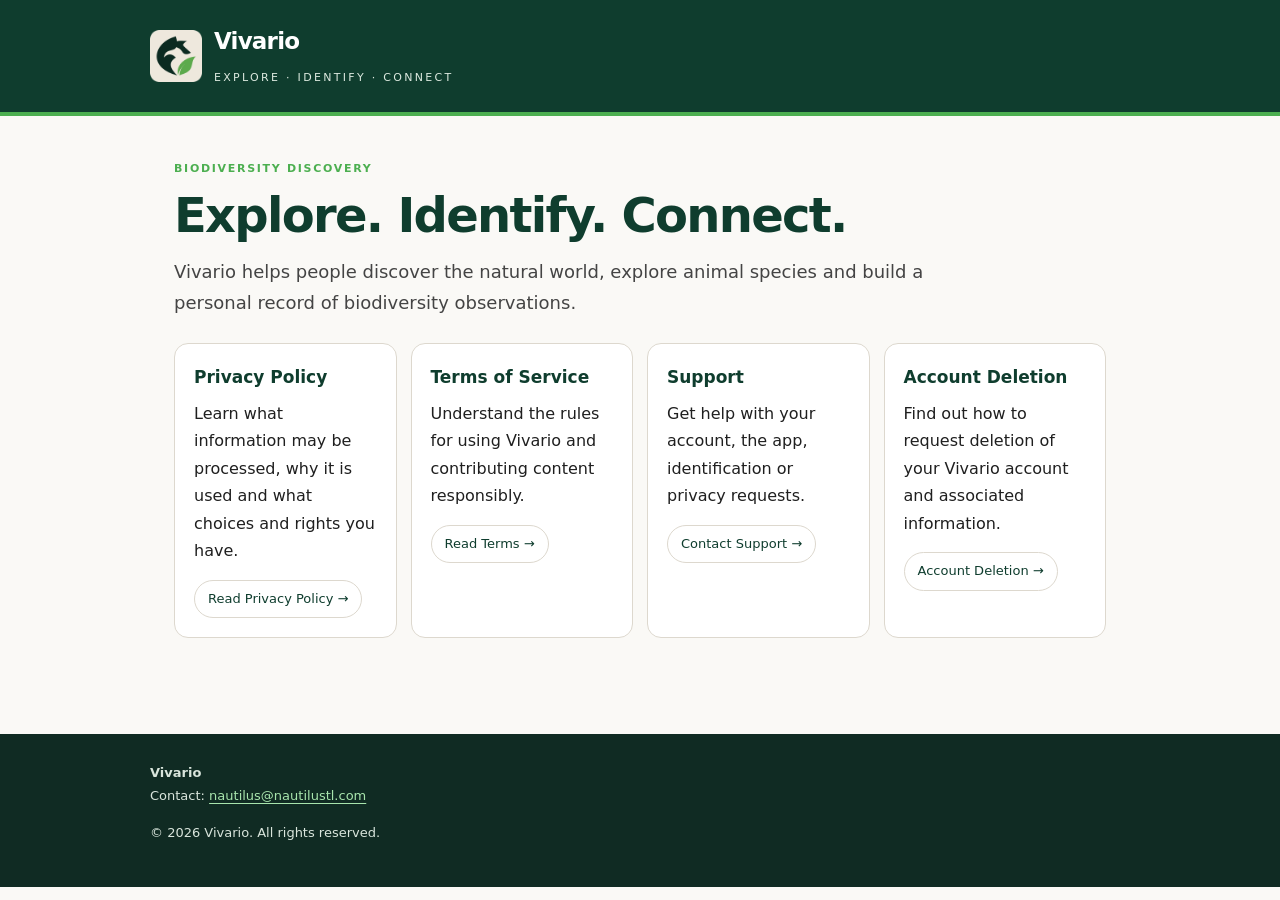
<file: index.html>
<!doctype html>
<html lang="en">
<head>
  <meta charset="utf-8">
  <meta name="viewport" content="width=device-width, initial-scale=1">
  <meta name="description" content="Vivario public information, privacy, terms and support.">

  <title>Vivario · Public Information</title>

  <link rel="icon" type="image/png" href="../assets/icon.png">
  <link rel="stylesheet" href="./assets/style.css">
</head>

<body>
  <header class="site-header">
    <div class="header-inner">
      <a class="brand" href="./">
        <img
          class="brand-icon"
          src="./assets/icon.png"
          alt="Vivario logo"
        >
        <span>
          <span class="brand-name">Vivario</span><br>
          <span class="tagline">Explore · Identify · Connect</span>
        </span>
      </a>
    </div>
  </header>

  <main>
    <div class="eyebrow">Biodiversity discovery</div>

    <h1>Explore. Identify. Connect.</h1>

    <p class="lead">
      Vivario helps people discover the natural world, explore animal species
      and build a personal record of biodiversity observations.
    </p>

    <div class="card-grid">
      <div class="card">
        <h3>Privacy Policy</h3>
        <p>Learn what information may be processed, why it is used and what choices and rights you have.</p>
        <a class="pill-link" href="./privacy/">Read Privacy Policy →</a>
      </div>

      <div class="card">
        <h3>Terms of Service</h3>
        <p>Understand the rules for using Vivario and contributing content responsibly.</p>
        <a class="pill-link" href="./terms/">Read Terms →</a>
      </div>

      <div class="card">
        <h3>Support</h3>
        <p>Get help with your account, the app, identification or privacy requests.</p>
        <a class="pill-link" href="./support/">Contact Support →</a>
      </div>

      <div class="card">
        <h3>Account Deletion</h3>
        <p>Find out how to request deletion of your Vivario account and associated information.</p>
        <a class="pill-link" href="./delete-account/">Account Deletion →</a>
      </div>
    </div>
  </main>

  <footer class="site-footer">
    <div class="site-footer-inner">
      <strong>Vivario</strong>
      <p>Contact: <a href="mailto:nautilus@nautilustl.com">nautilus@nautilustl.com</a></p>
      <p>© 2026 Vivario. All rights reserved.</p>
    </div>
  </footer>
</body>
</html>
</file>
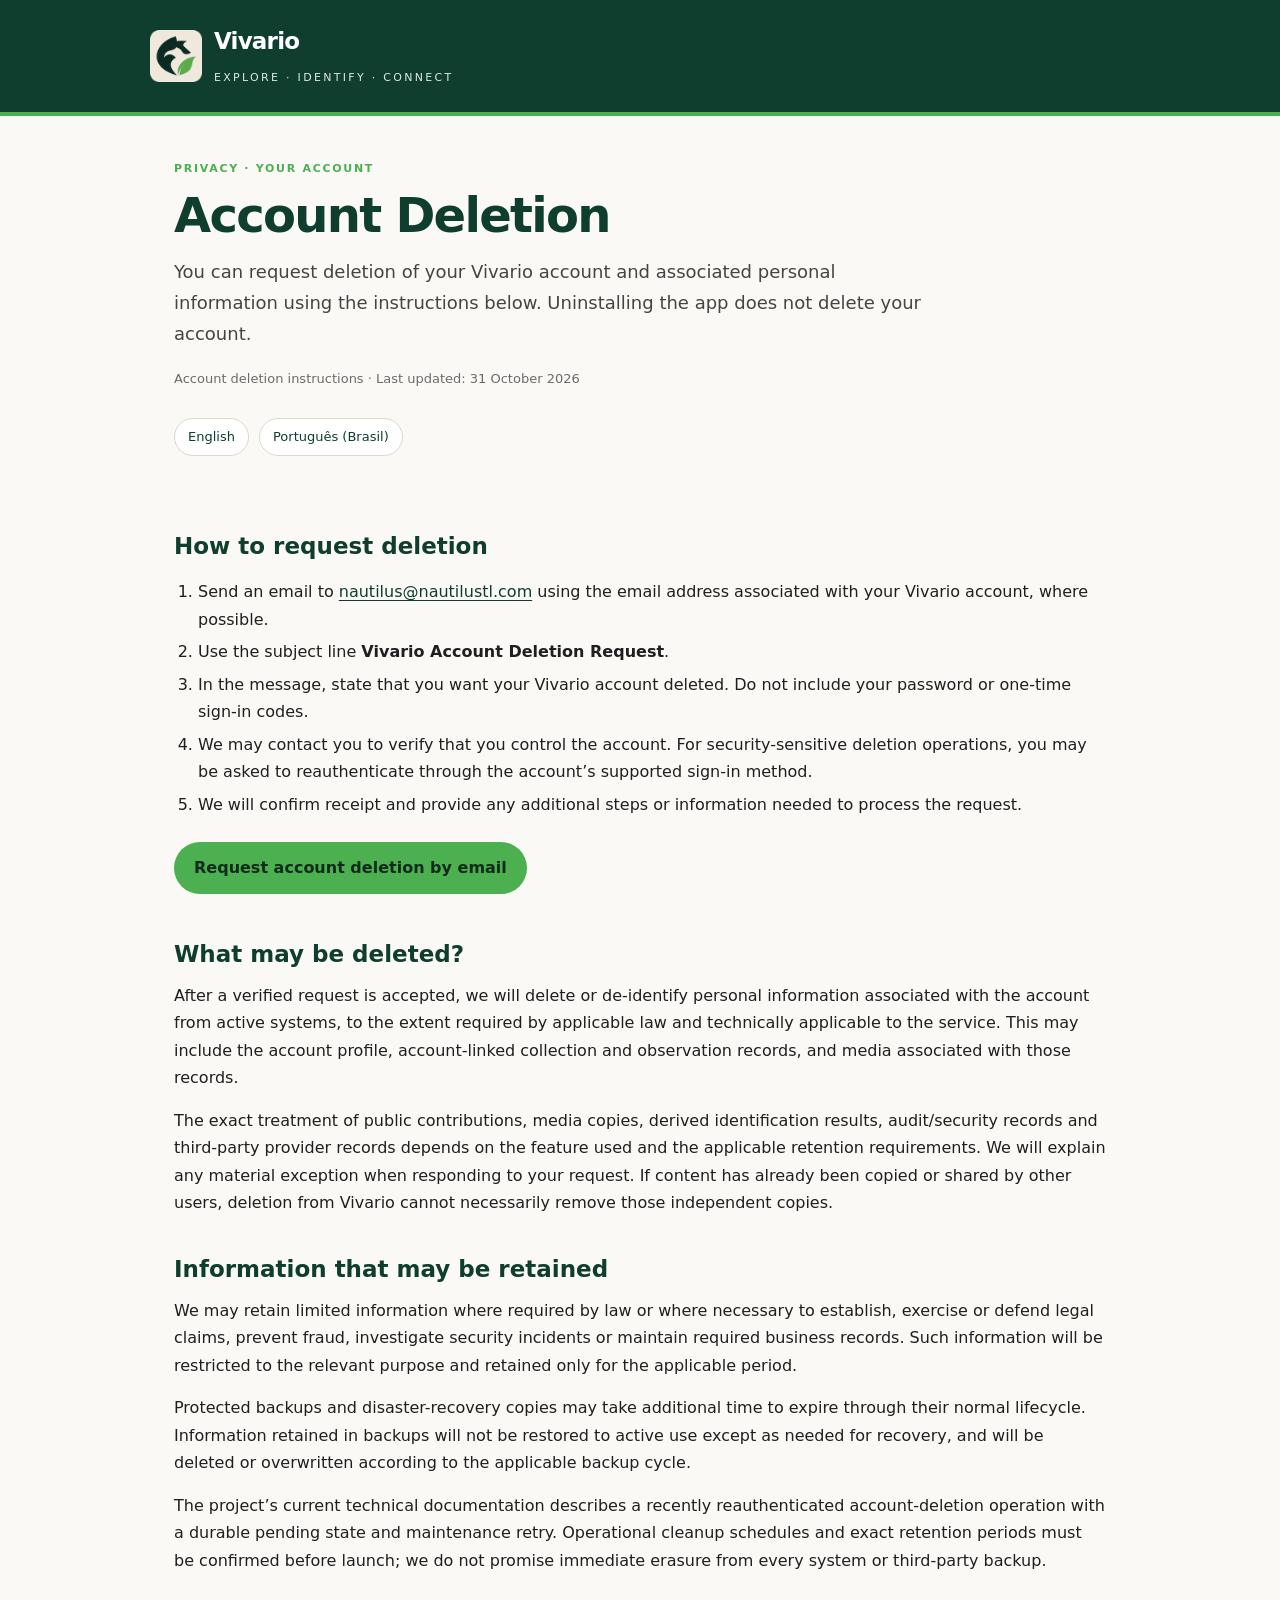
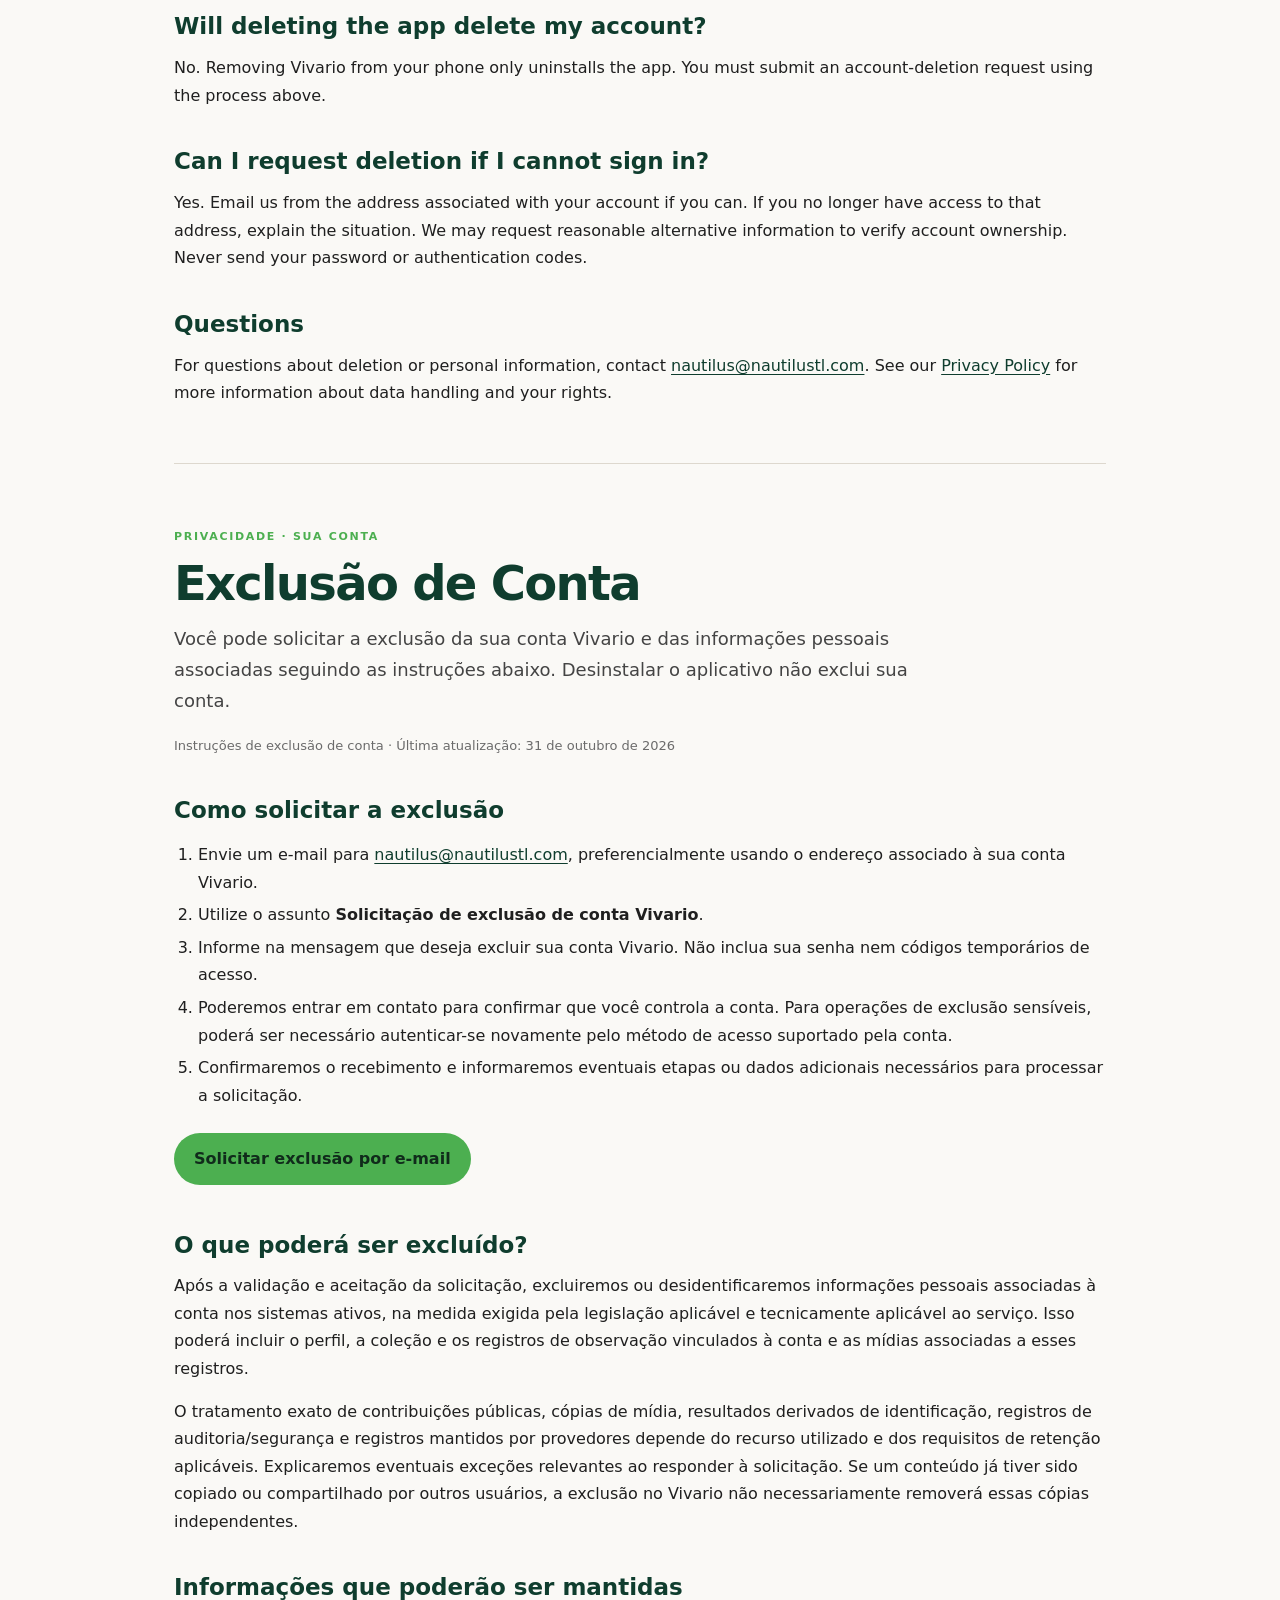
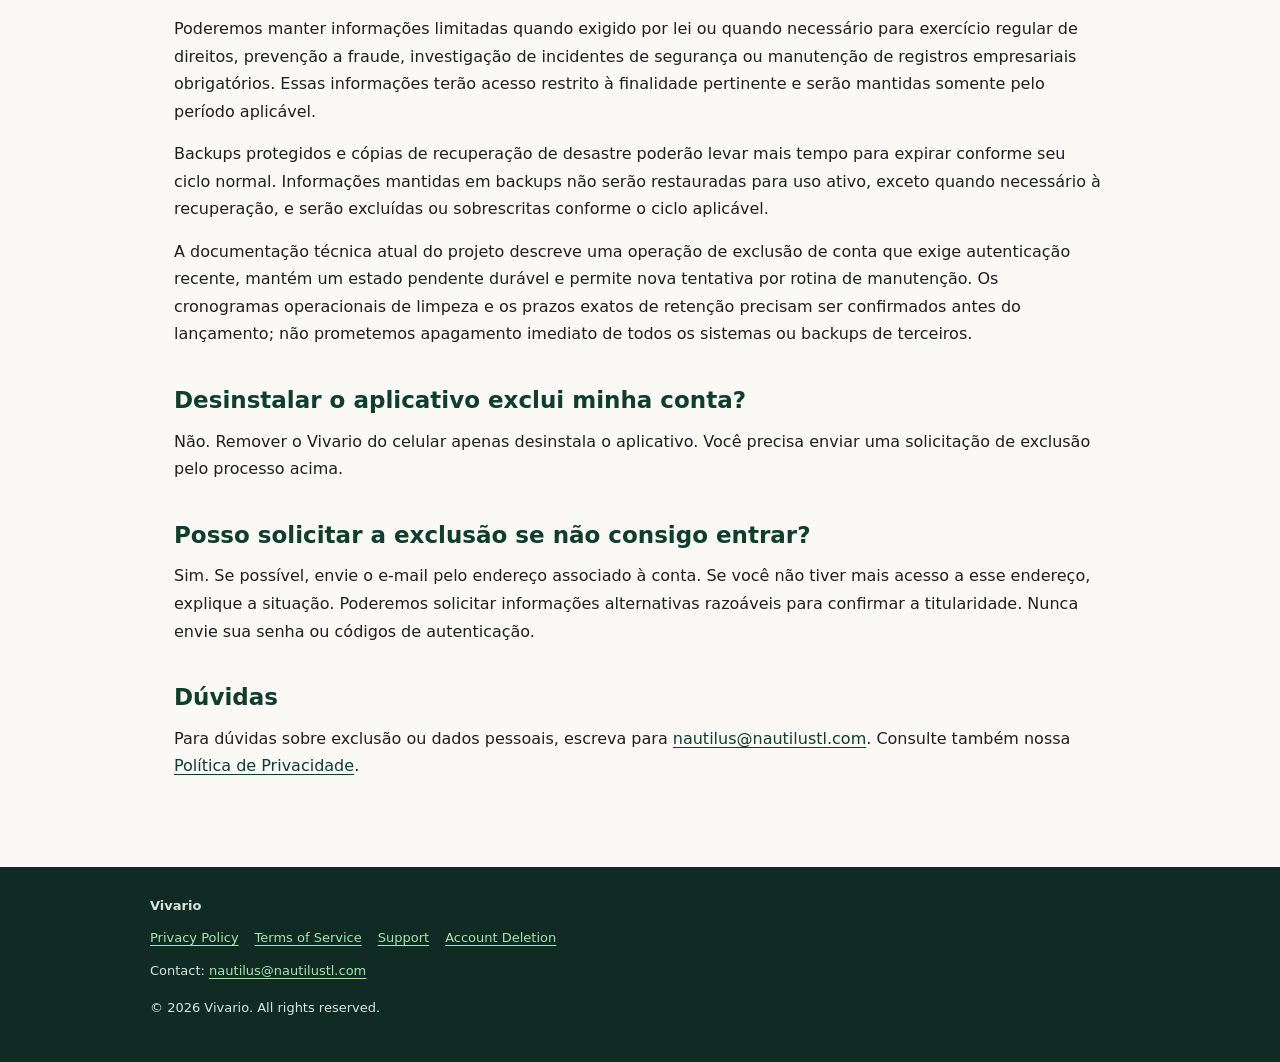
<file: delete-account/index.html>
<!doctype html>
<html lang="en">
<head>
  <meta charset="utf-8">
  <meta name="viewport" content="width=device-width, initial-scale=1">
  <meta name="description" content="How to request deletion of a Vivario account and associated personal information.">
  <meta name="robots" content="index,follow">
  <title>Account Deletion | Vivario</title>
  <link rel="icon" type="image/png" href="/assets/icon.png">
  <link rel="stylesheet" href="../assets/style.css">
</head>
<body>
<header class="site-header"><div class="header-inner">
  <a class="brand" href="../" aria-label="Vivario home">
    <img class="brand-icon" src="../assets/icon.png" alt="Vivario">
    <span><span class="brand-name">Vivario</span><br><span class="tagline">Explore · Identify · Connect</span></span>
  </a>
</div></header>
<main>

<div class="eyebrow">Privacy · Your account</div>
<h1>Account Deletion</h1>
<p class="lead">You can request deletion of your Vivario account and associated personal information using the instructions below. Uninstalling the app does not delete your account.</p>
<p class="meta">Account deletion instructions · Last updated: 31 October 2026</p>
<nav class="lang-nav"><a href="#english">English</a><a href="#portugues">Português (Brasil)</a></nav>
<section id="english" class="doc-section">
<h2>How to request deletion</h2>
<ol>
<li>Send an email to <a href="mailto:nautilus@nautilustl.com?subject=Vivario%20Account%20Deletion%20Request">nautilus@nautilustl.com</a> using the email address associated with your Vivario account, where possible.</li>
<li>Use the subject line <strong>Vivario Account Deletion Request</strong>.</li>
<li>In the message, state that you want your Vivario account deleted. Do not include your password or one-time sign-in codes.</li>
<li>We may contact you to verify that you control the account. For security-sensitive deletion operations, you may be asked to reauthenticate through the account’s supported sign-in method.</li>
<li>We will confirm receipt and provide any additional steps or information needed to process the request.</li>
</ol>
<a class="button" href="mailto:nautilus@nautilustl.com?subject=Vivario%20Account%20Deletion%20Request&body=I%20request%20the%20deletion%20of%20my%20Vivario%20account.%0A%0AAccount%20email%3A%20">Request account deletion by email</a>

<h2>What may be deleted?</h2>
<p>After a verified request is accepted, we will delete or de-identify personal information associated with the account from active systems, to the extent required by applicable law and technically applicable to the service. This may include the account profile, account-linked collection and observation records, and media associated with those records.</p>
<p>The exact treatment of public contributions, media copies, derived identification results, audit/security records and third-party provider records depends on the feature used and the applicable retention requirements. We will explain any material exception when responding to your request. If content has already been copied or shared by other users, deletion from Vivario cannot necessarily remove those independent copies.</p>

<h2>Information that may be retained</h2>
<p>We may retain limited information where required by law or where necessary to establish, exercise or defend legal claims, prevent fraud, investigate security incidents or maintain required business records. Such information will be restricted to the relevant purpose and retained only for the applicable period.</p>
<p>Protected backups and disaster-recovery copies may take additional time to expire through their normal lifecycle. Information retained in backups will not be restored to active use except as needed for recovery, and will be deleted or overwritten according to the applicable backup cycle.</p>
<p>The project’s current technical documentation describes a recently reauthenticated account-deletion operation with a durable pending state and maintenance retry. Operational cleanup schedules and exact retention periods must be confirmed before launch; we do not promise immediate erasure from every system or third-party backup.</p>

<h2>Will deleting the app delete my account?</h2>
<p>No. Removing Vivario from your phone only uninstalls the app. You must submit an account-deletion request using the process above.</p>

<h2>Can I request deletion if I cannot sign in?</h2>
<p>Yes. Email us from the address associated with your account if you can. If you no longer have access to that address, explain the situation. We may request reasonable alternative information to verify account ownership. Never send your password or authentication codes.</p>

<h2>Questions</h2>
<p>For questions about deletion or personal information, contact <a href="mailto:nautilus@nautilustl.com">nautilus@nautilustl.com</a>. See our <a href="../privacy/">Privacy Policy</a> for more information about data handling and your rights.</p>
</section>
<hr class="lang-divider">
<section id="portugues" class="doc-section" lang="pt-BR">
<div class="eyebrow">Privacidade · Sua conta</div>
<h1>Exclusão de Conta</h1>
<p class="lead">Você pode solicitar a exclusão da sua conta Vivario e das informações pessoais associadas seguindo as instruções abaixo. Desinstalar o aplicativo não exclui sua conta.</p>
<p class="meta">Instruções de exclusão de conta · Última atualização: 31 de outubro de 2026</p>

<h2>Como solicitar a exclusão</h2>
<ol>
<li>Envie um e-mail para <a href="mailto:nautilus@nautilustl.com?subject=Solicita%C3%A7%C3%A3o%20de%20exclus%C3%A3o%20de%20conta%20Vivario">nautilus@nautilustl.com</a>, preferencialmente usando o endereço associado à sua conta Vivario.</li>
<li>Utilize o assunto <strong>Solicitação de exclusão de conta Vivario</strong>.</li>
<li>Informe na mensagem que deseja excluir sua conta Vivario. Não inclua sua senha nem códigos temporários de acesso.</li>
<li>Poderemos entrar em contato para confirmar que você controla a conta. Para operações de exclusão sensíveis, poderá ser necessário autenticar-se novamente pelo método de acesso suportado pela conta.</li>
<li>Confirmaremos o recebimento e informaremos eventuais etapas ou dados adicionais necessários para processar a solicitação.</li>
</ol>
<a class="button" href="mailto:nautilus@nautilustl.com?subject=Solicita%C3%A7%C3%A3o%20de%20exclus%C3%A3o%20de%20conta%20Vivario&body=Solicito%20a%20exclus%C3%A3o%20da%20minha%20conta%20Vivario.%0A%0AE-mail%20da%20conta%3A%20">Solicitar exclusão por e-mail</a>

<h2>O que poderá ser excluído?</h2>
<p>Após a validação e aceitação da solicitação, excluiremos ou desidentificaremos informações pessoais associadas à conta nos sistemas ativos, na medida exigida pela legislação aplicável e tecnicamente aplicável ao serviço. Isso poderá incluir o perfil, a coleção e os registros de observação vinculados à conta e as mídias associadas a esses registros.</p>
<p>O tratamento exato de contribuições públicas, cópias de mídia, resultados derivados de identificação, registros de auditoria/segurança e registros mantidos por provedores depende do recurso utilizado e dos requisitos de retenção aplicáveis. Explicaremos eventuais exceções relevantes ao responder à solicitação. Se um conteúdo já tiver sido copiado ou compartilhado por outros usuários, a exclusão no Vivario não necessariamente removerá essas cópias independentes.</p>

<h2>Informações que poderão ser mantidas</h2>
<p>Poderemos manter informações limitadas quando exigido por lei ou quando necessário para exercício regular de direitos, prevenção a fraude, investigação de incidentes de segurança ou manutenção de registros empresariais obrigatórios. Essas informações terão acesso restrito à finalidade pertinente e serão mantidas somente pelo período aplicável.</p>
<p>Backups protegidos e cópias de recuperação de desastre poderão levar mais tempo para expirar conforme seu ciclo normal. Informações mantidas em backups não serão restauradas para uso ativo, exceto quando necessário à recuperação, e serão excluídas ou sobrescritas conforme o ciclo aplicável.</p>
<p>A documentação técnica atual do projeto descreve uma operação de exclusão de conta que exige autenticação recente, mantém um estado pendente durável e permite nova tentativa por rotina de manutenção. Os cronogramas operacionais de limpeza e os prazos exatos de retenção precisam ser confirmados antes do lançamento; não prometemos apagamento imediato de todos os sistemas ou backups de terceiros.</p>

<h2>Desinstalar o aplicativo exclui minha conta?</h2>
<p>Não. Remover o Vivario do celular apenas desinstala o aplicativo. Você precisa enviar uma solicitação de exclusão pelo processo acima.</p>

<h2>Posso solicitar a exclusão se não consigo entrar?</h2>
<p>Sim. Se possível, envie o e-mail pelo endereço associado à conta. Se você não tiver mais acesso a esse endereço, explique a situação. Poderemos solicitar informações alternativas razoáveis para confirmar a titularidade. Nunca envie sua senha ou códigos de autenticação.</p>

<h2>Dúvidas</h2>
<p>Para dúvidas sobre exclusão ou dados pessoais, escreva para <a href="mailto:nautilus@nautilustl.com">nautilus@nautilustl.com</a>. Consulte também nossa <a href="../privacy/">Política de Privacidade</a>.</p>
</section>

</main>
<footer class="site-footer"><div class="site-footer-inner">
  <strong>Vivario</strong>
  <div class="footer-links">
    <a href="../privacy/">Privacy Policy</a>
    <a href="../terms/">Terms of Service</a>
    <a href="../support/">Support</a>
    <a href="../delete-account/">Account Deletion</a>
  </div>
  <p>Contact: <a href="mailto:nautilus@nautilustl.com">nautilus@nautilustl.com</a></p>
  <p>© 2026 Vivario. All rights reserved.</p>
</div></footer>
</body></html>
</file>
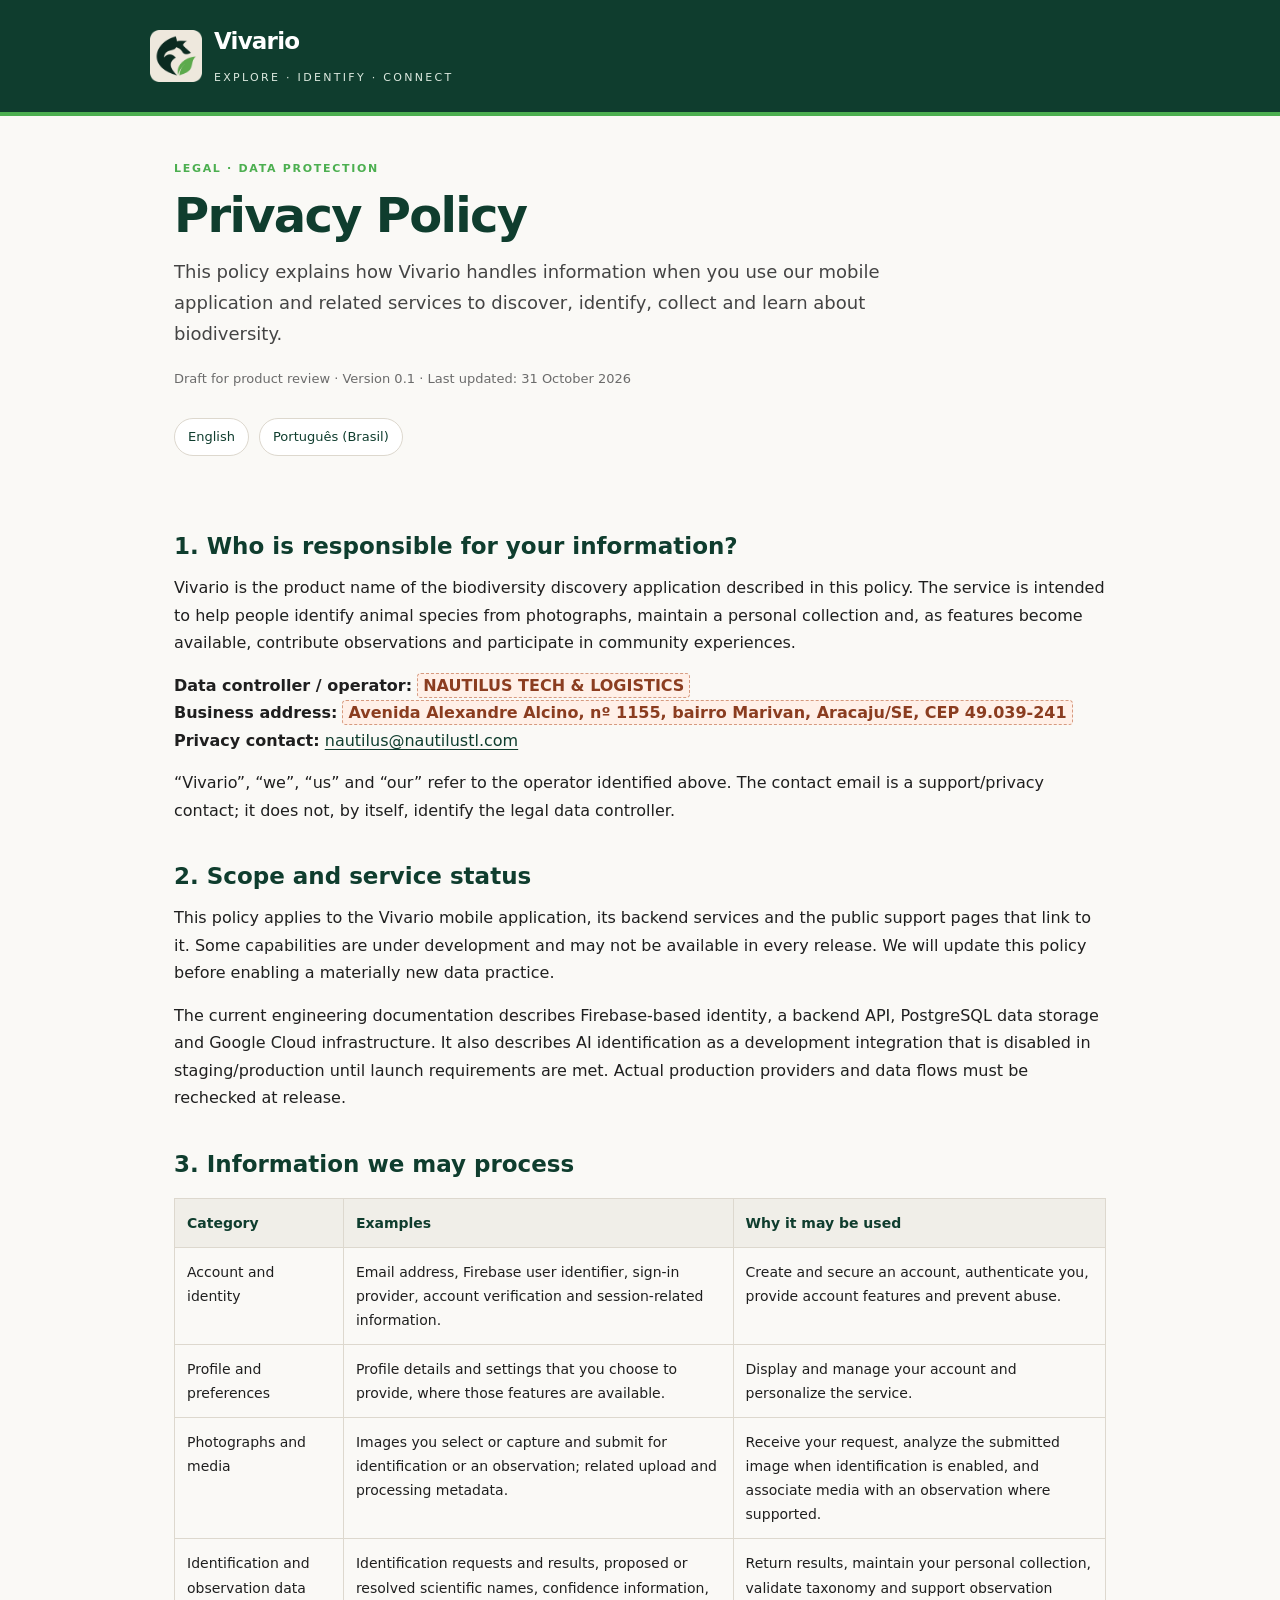
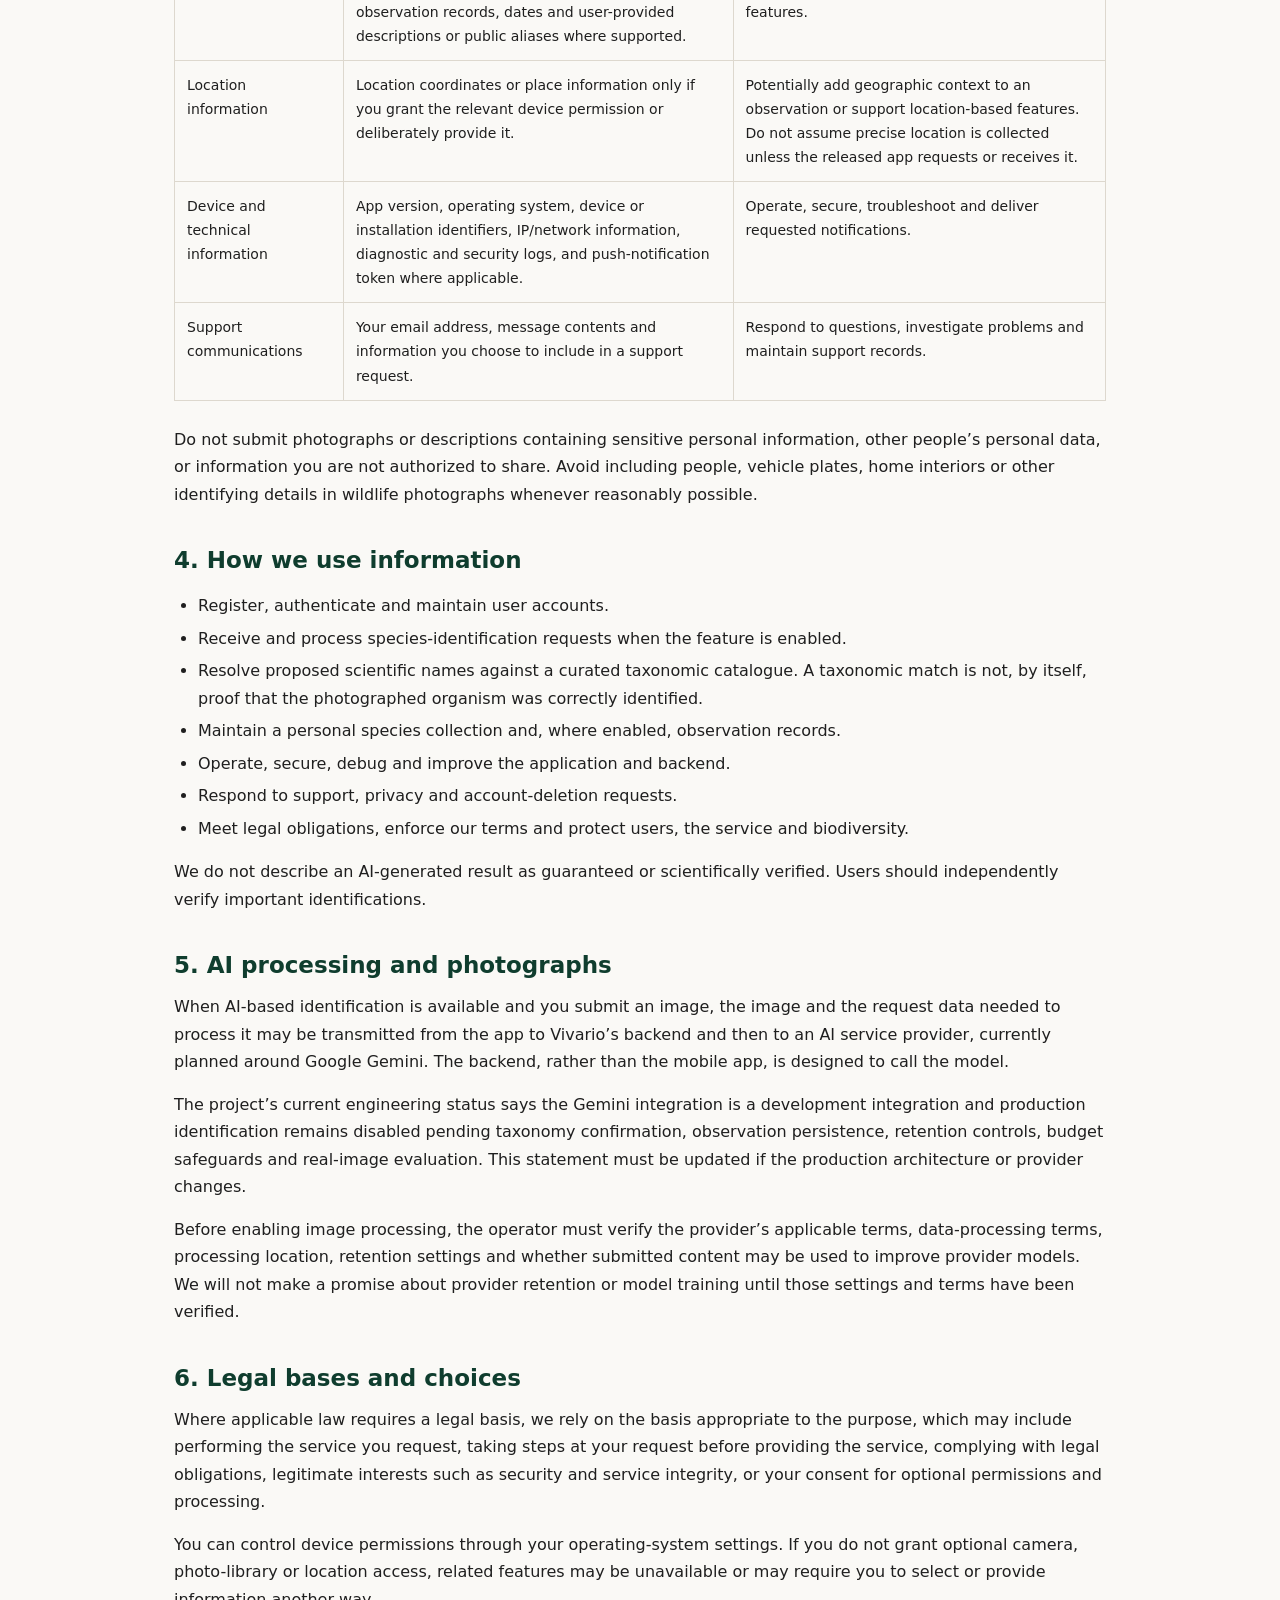
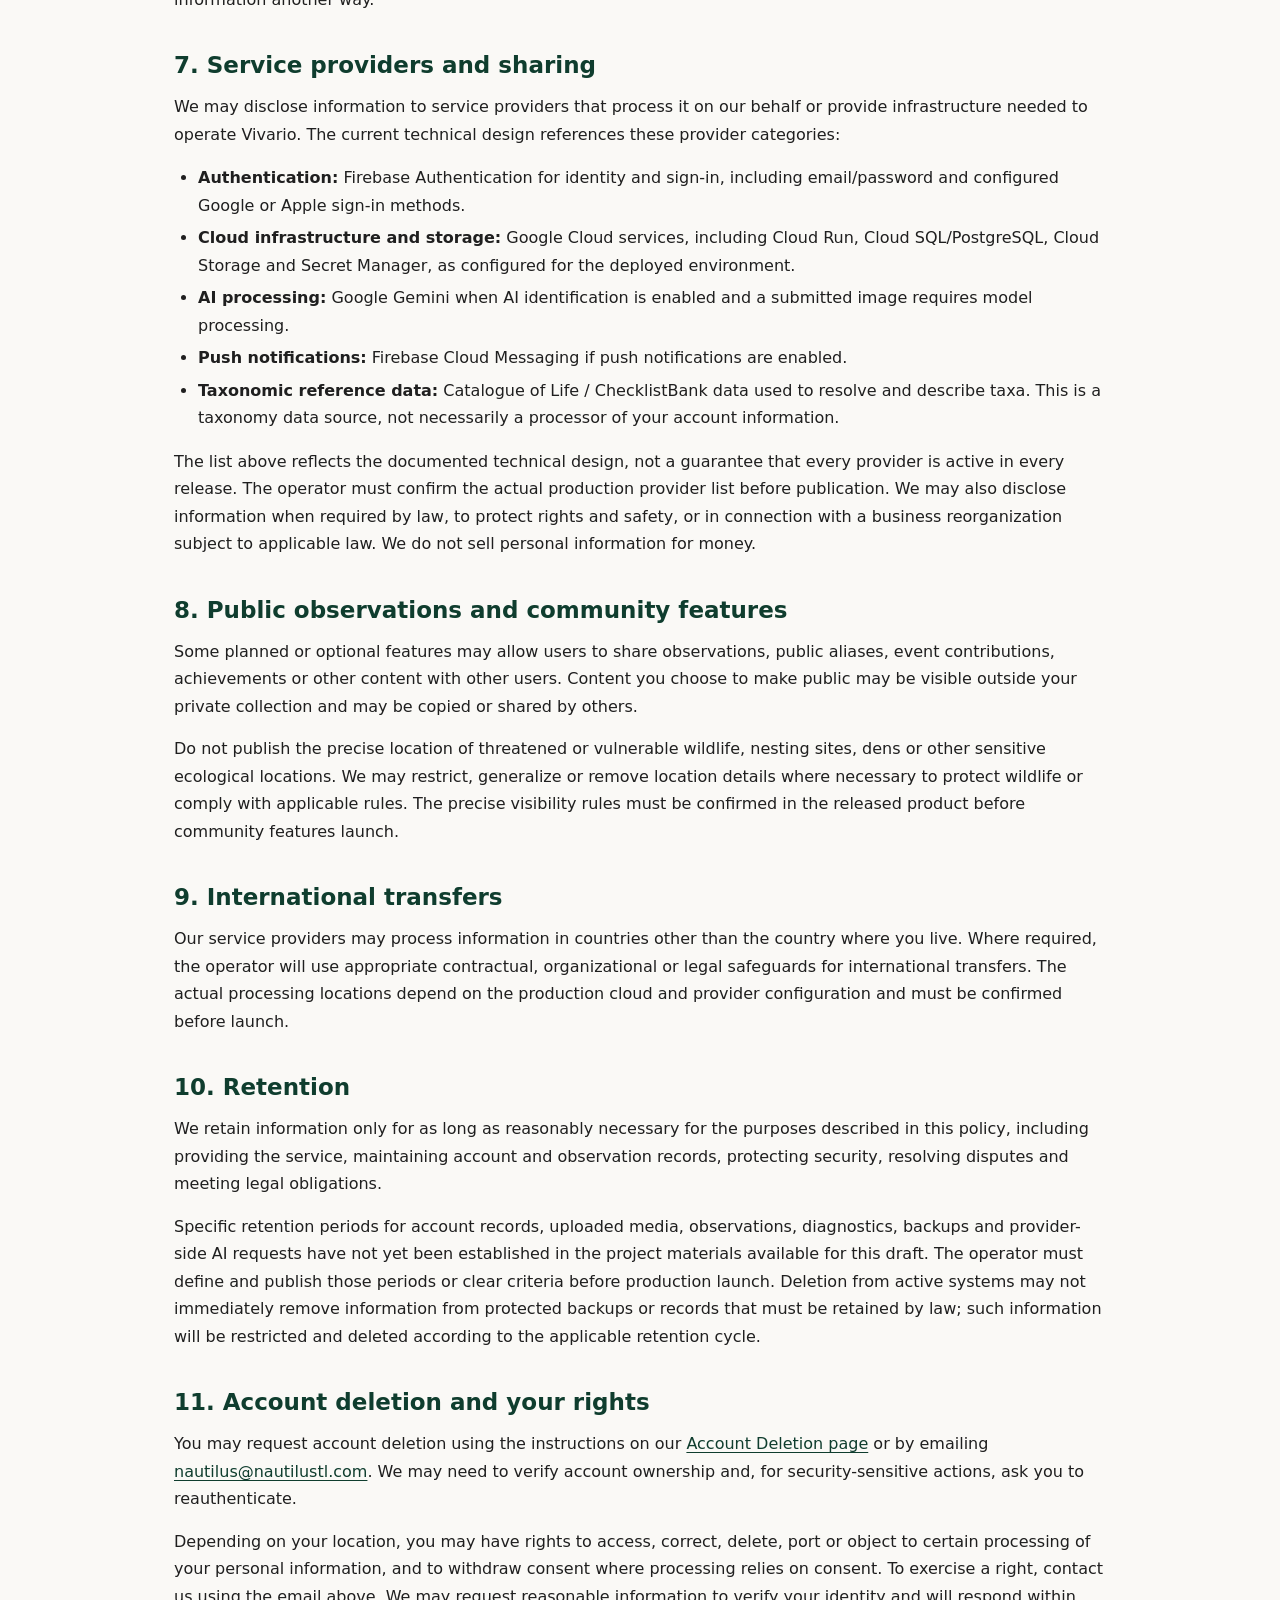
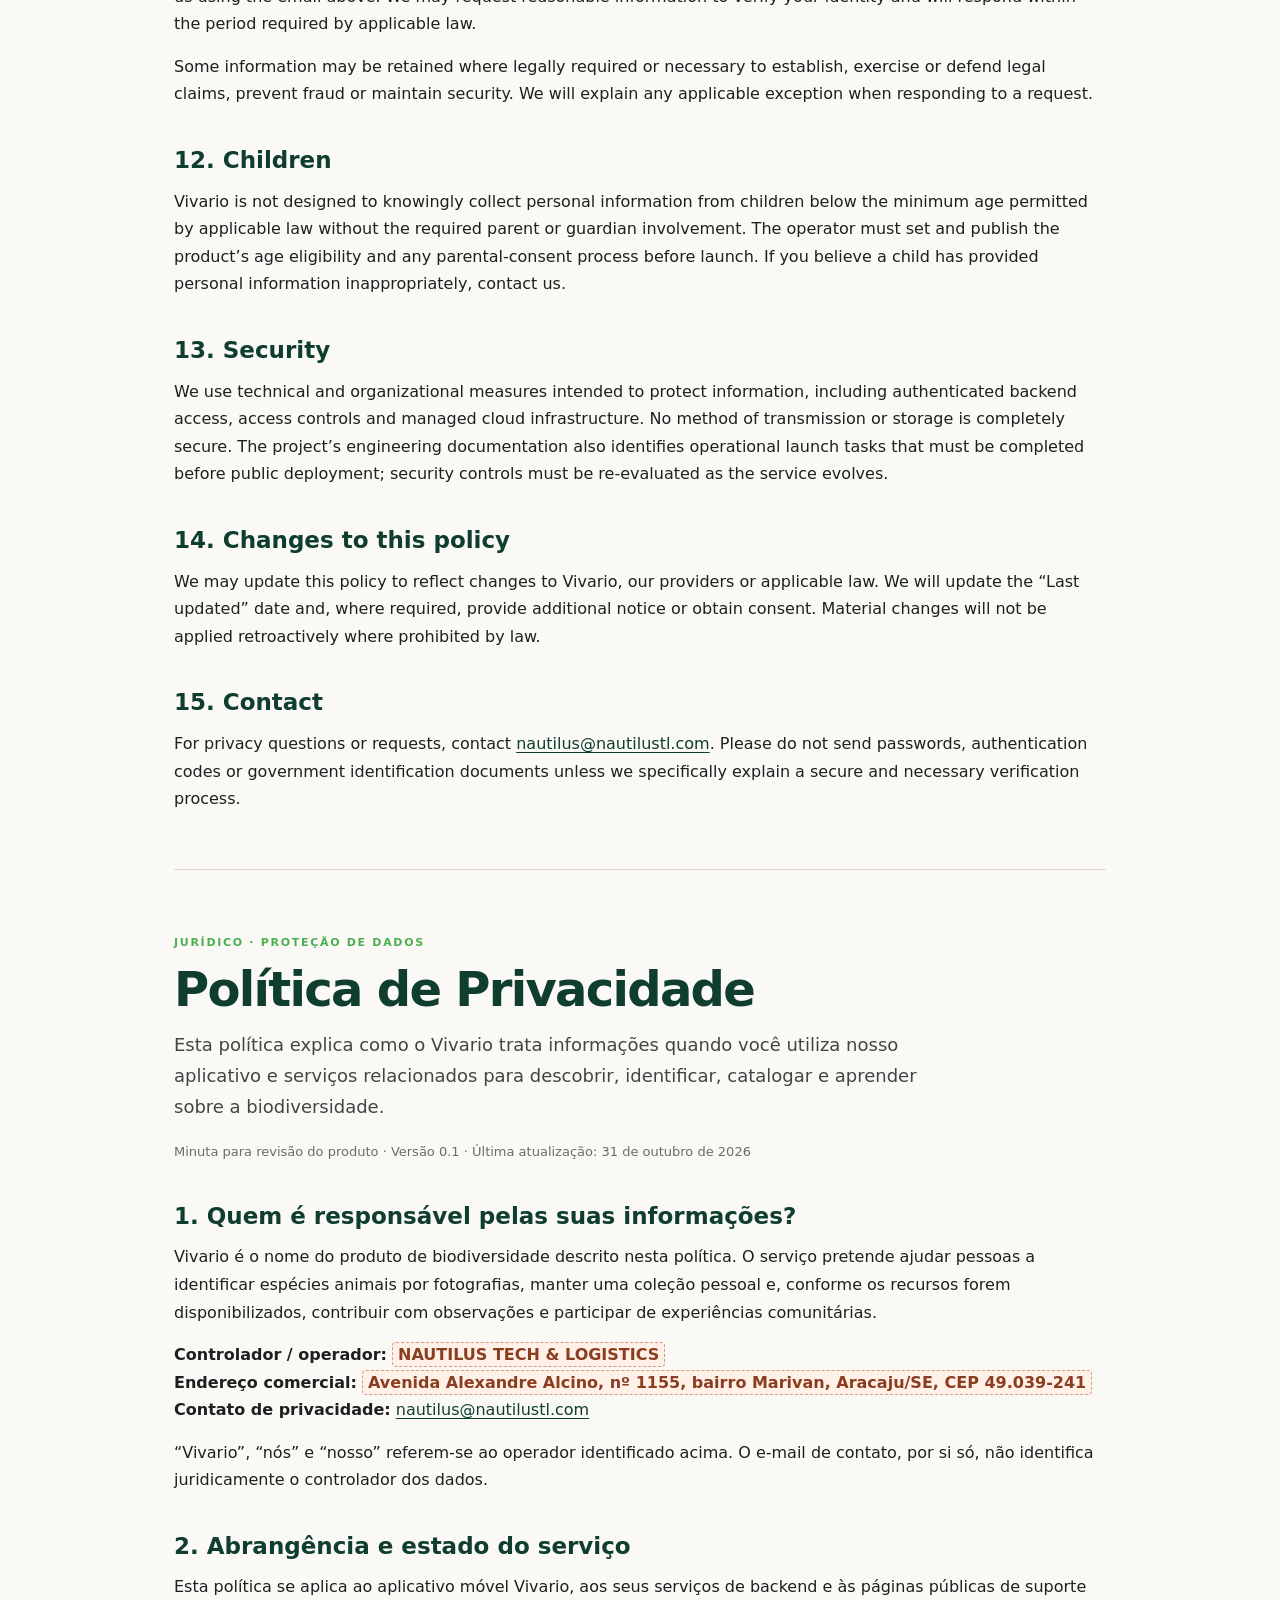
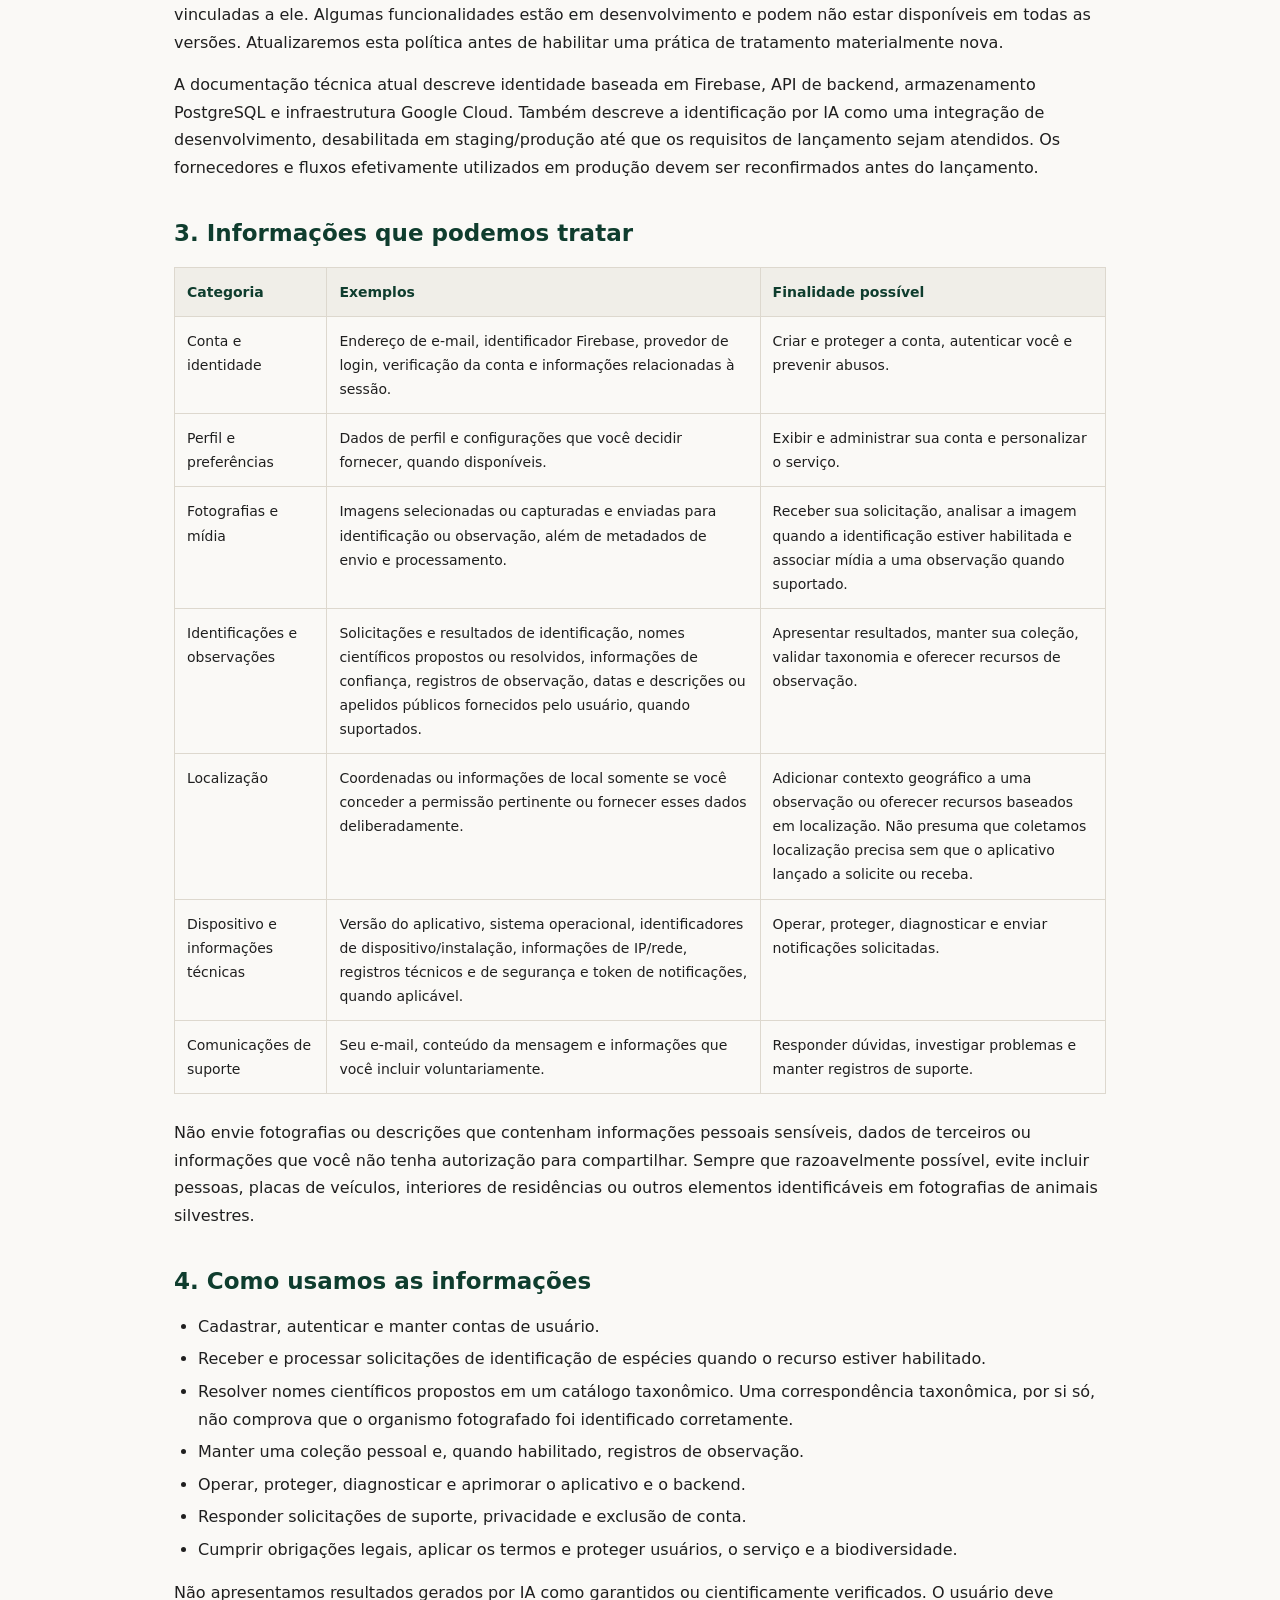
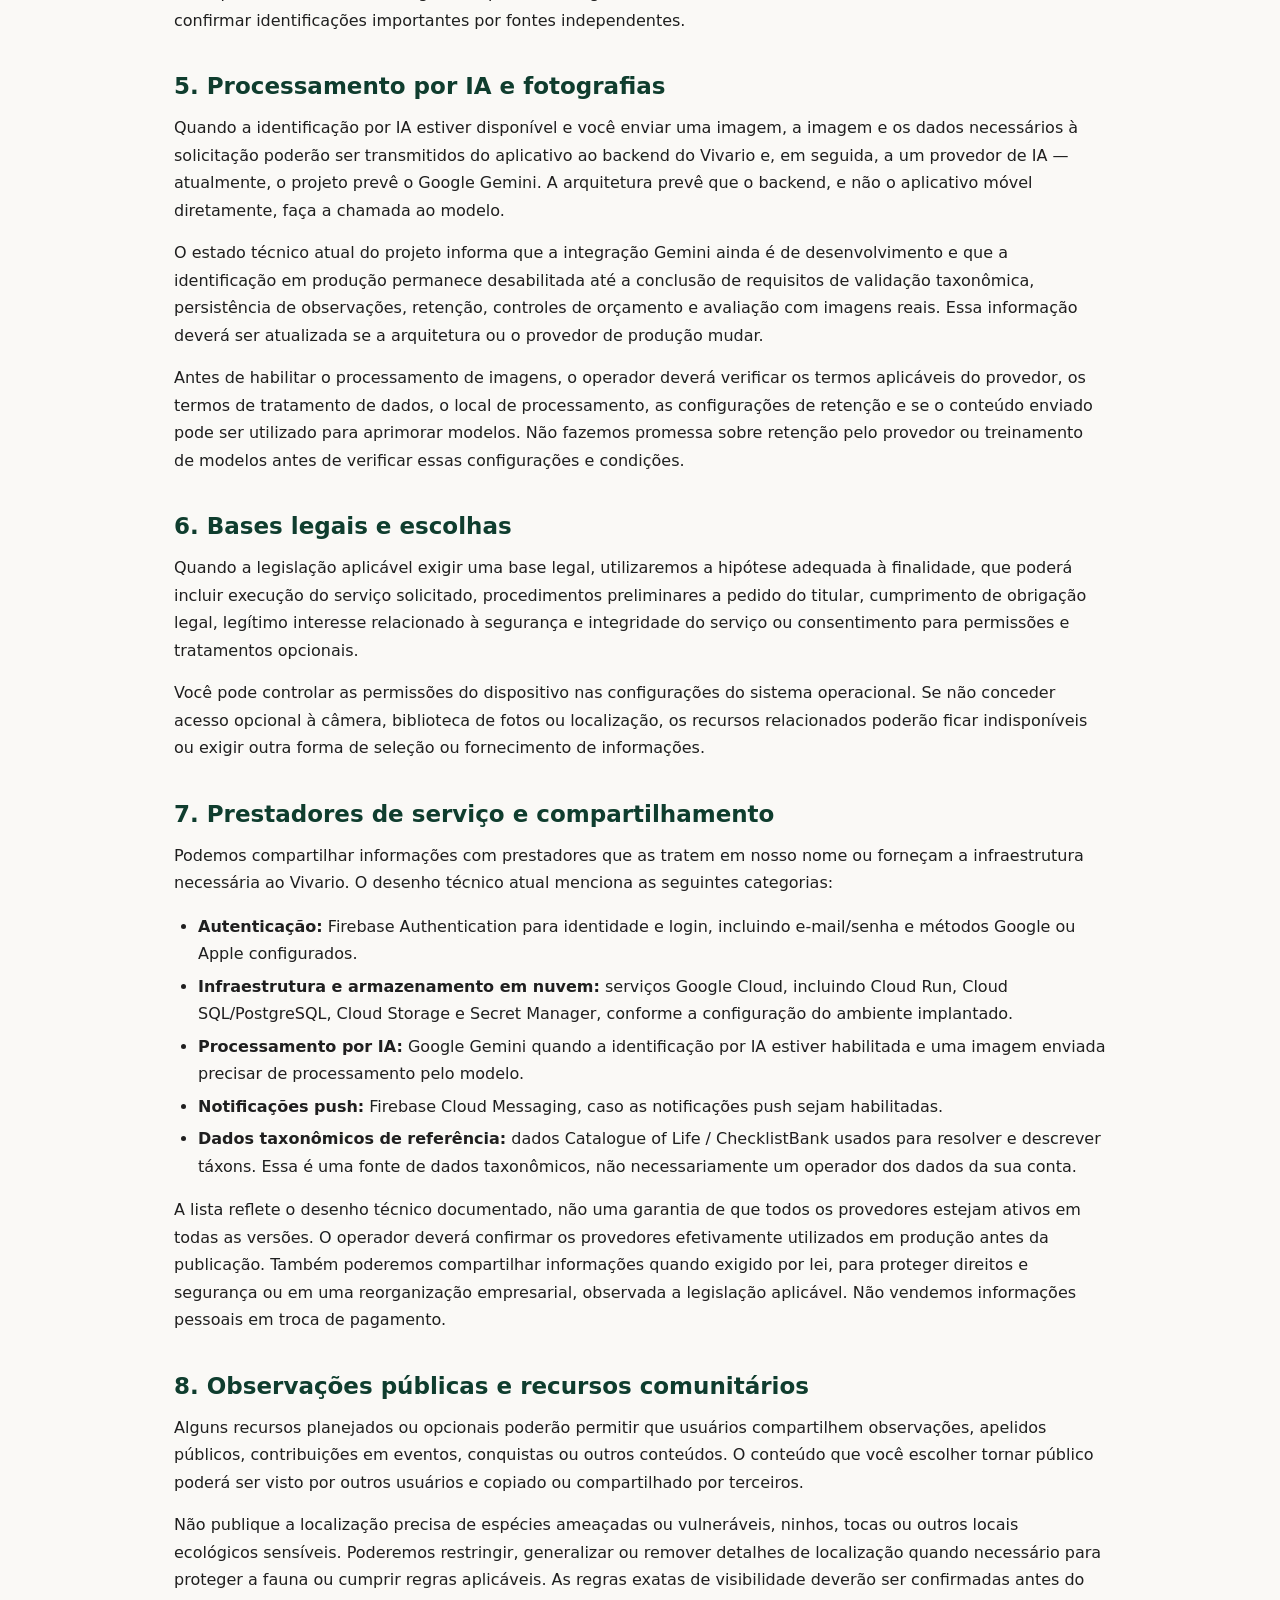
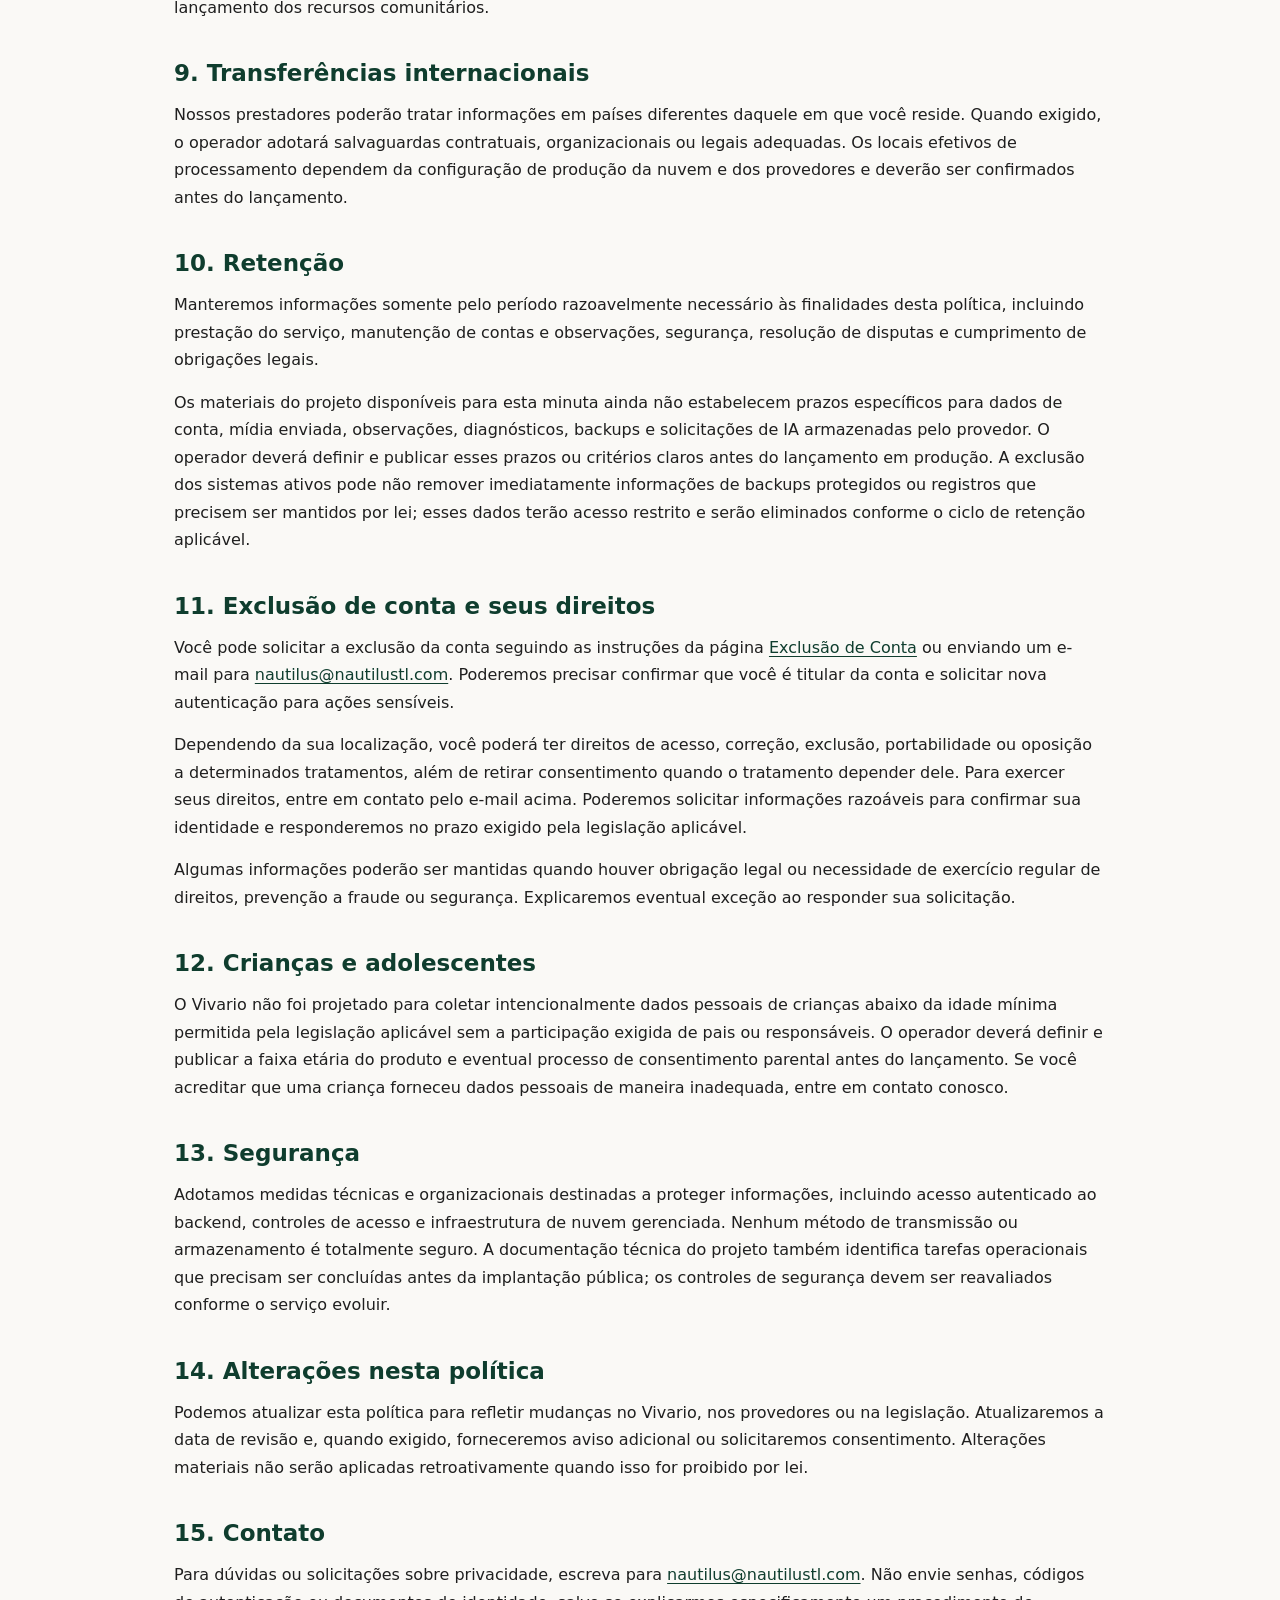
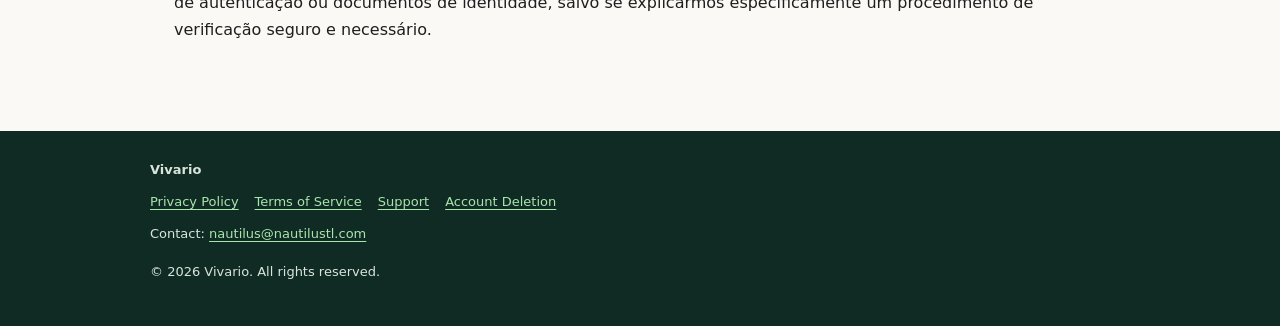
<file: privacy/index.html>
<!doctype html>
<html lang="en">
<head>
  <meta charset="utf-8">
  <meta name="viewport" content="width=device-width, initial-scale=1">
  <meta name="description" content="Vivario privacy policy and information about personal data processing.">
  <meta name="robots" content="index,follow">
  <title>Privacy Policy | Vivario</title>
  <link rel="icon" type="image/png" href="../assets/icon.png">
  <link rel="stylesheet" href="../assets/style.css">
</head>
<body>
<header class="site-header"><div class="header-inner">
  <a class="brand" href="../" aria-label="Vivario home">
    <img class="brand-icon" src="../assets/icon.png" alt="Vivario">
    <span><span class="brand-name">Vivario</span><br><span class="tagline">Explore · Identify · Connect</span></span>
  </a>
</div></header>
<main>

<div class="eyebrow">Legal · Data protection</div>
<h1>Privacy Policy</h1>
<p class="lead">This policy explains how Vivario handles information when you use our mobile application and related services to discover, identify, collect and learn about biodiversity.</p>
<p class="meta">Draft for product review · Version 0.1 · Last updated: 31 October 2026</p>
<nav class="lang-nav"><a href="#english">English</a><a href="#portugues">Português (Brasil)</a></nav>
<section id="english" class="doc-section">
<h2>1. Who is responsible for your information?</h2>
<p>Vivario is the product name of the biodiversity discovery application described in this policy. The service is intended to help people identify animal species from photographs, maintain a personal collection and, as features become available, contribute observations and participate in community experiences.</p>
<p><strong>Data controller / operator:</strong> <span class="placeholder">NAUTILUS TECH & LOGISTICS</span><br>
<strong>Business address:</strong> <span class="placeholder">Avenida Alexandre Alcino, nº 1155, bairro Marivan, Aracaju/SE, CEP 49.039-241</span><br>
<strong>Privacy contact:</strong> <a href="mailto:nautilus@nautilustl.com">nautilus@nautilustl.com</a></p>
<p>“Vivario”, “we”, “us” and “our” refer to the operator identified above. The contact email is a support/privacy contact; it does not, by itself, identify the legal data controller.</p>

<h2>2. Scope and service status</h2>
<p>This policy applies to the Vivario mobile application, its backend services and the public support pages that link to it. Some capabilities are under development and may not be available in every release. We will update this policy before enabling a materially new data practice.</p>
<p>The current engineering documentation describes Firebase-based identity, a backend API, PostgreSQL data storage and Google Cloud infrastructure. It also describes AI identification as a development integration that is disabled in staging/production until launch requirements are met. Actual production providers and data flows must be rechecked at release.</p>

<h2>3. Information we may process</h2>
<table>
<thead><tr><th>Category</th><th>Examples</th><th>Why it may be used</th></tr></thead>
<tbody>
<tr><td>Account and identity</td><td>Email address, Firebase user identifier, sign-in provider, account verification and session-related information.</td><td>Create and secure an account, authenticate you, provide account features and prevent abuse.</td></tr>
<tr><td>Profile and preferences</td><td>Profile details and settings that you choose to provide, where those features are available.</td><td>Display and manage your account and personalize the service.</td></tr>
<tr><td>Photographs and media</td><td>Images you select or capture and submit for identification or an observation; related upload and processing metadata.</td><td>Receive your request, analyze the submitted image when identification is enabled, and associate media with an observation where supported.</td></tr>
<tr><td>Identification and observation data</td><td>Identification requests and results, proposed or resolved scientific names, confidence information, observation records, dates and user-provided descriptions or public aliases where supported.</td><td>Return results, maintain your personal collection, validate taxonomy and support observation features.</td></tr>
<tr><td>Location information</td><td>Location coordinates or place information only if you grant the relevant device permission or deliberately provide it.</td><td>Potentially add geographic context to an observation or support location-based features. Do not assume precise location is collected unless the released app requests or receives it.</td></tr>
<tr><td>Device and technical information</td><td>App version, operating system, device or installation identifiers, IP/network information, diagnostic and security logs, and push-notification token where applicable.</td><td>Operate, secure, troubleshoot and deliver requested notifications.</td></tr>
<tr><td>Support communications</td><td>Your email address, message contents and information you choose to include in a support request.</td><td>Respond to questions, investigate problems and maintain support records.</td></tr>
</tbody></table>
<p>Do not submit photographs or descriptions containing sensitive personal information, other people’s personal data, or information you are not authorized to share. Avoid including people, vehicle plates, home interiors or other identifying details in wildlife photographs whenever reasonably possible.</p>

<h2>4. How we use information</h2>
<ul>
<li>Register, authenticate and maintain user accounts.</li>
<li>Receive and process species-identification requests when the feature is enabled.</li>
<li>Resolve proposed scientific names against a curated taxonomic catalogue. A taxonomic match is not, by itself, proof that the photographed organism was correctly identified.</li>
<li>Maintain a personal species collection and, where enabled, observation records.</li>
<li>Operate, secure, debug and improve the application and backend.</li>
<li>Respond to support, privacy and account-deletion requests.</li>
<li>Meet legal obligations, enforce our terms and protect users, the service and biodiversity.</li>
</ul>
<p>We do not describe an AI-generated result as guaranteed or scientifically verified. Users should independently verify important identifications.</p>

<h2>5. AI processing and photographs</h2>
<p>When AI-based identification is available and you submit an image, the image and the request data needed to process it may be transmitted from the app to Vivario’s backend and then to an AI service provider, currently planned around Google Gemini. The backend, rather than the mobile app, is designed to call the model.</p>
<p>The project’s current engineering status says the Gemini integration is a development integration and production identification remains disabled pending taxonomy confirmation, observation persistence, retention controls, budget safeguards and real-image evaluation. This statement must be updated if the production architecture or provider changes.</p>
<p>Before enabling image processing, the operator must verify the provider’s applicable terms, data-processing terms, processing location, retention settings and whether submitted content may be used to improve provider models. We will not make a promise about provider retention or model training until those settings and terms have been verified.</p>

<h2>6. Legal bases and choices</h2>
<p>Where applicable law requires a legal basis, we rely on the basis appropriate to the purpose, which may include performing the service you request, taking steps at your request before providing the service, complying with legal obligations, legitimate interests such as security and service integrity, or your consent for optional permissions and processing.</p>
<p>You can control device permissions through your operating-system settings. If you do not grant optional camera, photo-library or location access, related features may be unavailable or may require you to select or provide information another way.</p>

<h2>7. Service providers and sharing</h2>
<p>We may disclose information to service providers that process it on our behalf or provide infrastructure needed to operate Vivario. The current technical design references these provider categories:</p>
<ul>
<li><strong>Authentication:</strong> Firebase Authentication for identity and sign-in, including email/password and configured Google or Apple sign-in methods.</li>
<li><strong>Cloud infrastructure and storage:</strong> Google Cloud services, including Cloud Run, Cloud SQL/PostgreSQL, Cloud Storage and Secret Manager, as configured for the deployed environment.</li>
<li><strong>AI processing:</strong> Google Gemini when AI identification is enabled and a submitted image requires model processing.</li>
<li><strong>Push notifications:</strong> Firebase Cloud Messaging if push notifications are enabled.</li>
<li><strong>Taxonomic reference data:</strong> Catalogue of Life / ChecklistBank data used to resolve and describe taxa. This is a taxonomy data source, not necessarily a processor of your account information.</li>
</ul>
<p>The list above reflects the documented technical design, not a guarantee that every provider is active in every release. The operator must confirm the actual production provider list before publication. We may also disclose information when required by law, to protect rights and safety, or in connection with a business reorganization subject to applicable law. We do not sell personal information for money.</p>

<h2>8. Public observations and community features</h2>
<p>Some planned or optional features may allow users to share observations, public aliases, event contributions, achievements or other content with other users. Content you choose to make public may be visible outside your private collection and may be copied or shared by others.</p>
<p>Do not publish the precise location of threatened or vulnerable wildlife, nesting sites, dens or other sensitive ecological locations. We may restrict, generalize or remove location details where necessary to protect wildlife or comply with applicable rules. The precise visibility rules must be confirmed in the released product before community features launch.</p>

<h2>9. International transfers</h2>
<p>Our service providers may process information in countries other than the country where you live. Where required, the operator will use appropriate contractual, organizational or legal safeguards for international transfers. The actual processing locations depend on the production cloud and provider configuration and must be confirmed before launch.</p>

<h2>10. Retention</h2>
<p>We retain information only for as long as reasonably necessary for the purposes described in this policy, including providing the service, maintaining account and observation records, protecting security, resolving disputes and meeting legal obligations.</p>
<p>Specific retention periods for account records, uploaded media, observations, diagnostics, backups and provider-side AI requests have not yet been established in the project materials available for this draft. The operator must define and publish those periods or clear criteria before production launch. Deletion from active systems may not immediately remove information from protected backups or records that must be retained by law; such information will be restricted and deleted according to the applicable retention cycle.</p>

<h2>11. Account deletion and your rights</h2>
<p>You may request account deletion using the instructions on our <a href="../delete-account/">Account Deletion page</a> or by emailing <a href="mailto:nautilus@nautilustl.com">nautilus@nautilustl.com</a>. We may need to verify account ownership and, for security-sensitive actions, ask you to reauthenticate.</p>
<p>Depending on your location, you may have rights to access, correct, delete, port or object to certain processing of your personal information, and to withdraw consent where processing relies on consent. To exercise a right, contact us using the email above. We may request reasonable information to verify your identity and will respond within the period required by applicable law.</p>
<p>Some information may be retained where legally required or necessary to establish, exercise or defend legal claims, prevent fraud or maintain security. We will explain any applicable exception when responding to a request.</p>

<h2>12. Children</h2>
<p>Vivario is not designed to knowingly collect personal information from children below the minimum age permitted by applicable law without the required parent or guardian involvement. The operator must set and publish the product’s age eligibility and any parental-consent process before launch. If you believe a child has provided personal information inappropriately, contact us.</p>

<h2>13. Security</h2>
<p>We use technical and organizational measures intended to protect information, including authenticated backend access, access controls and managed cloud infrastructure. No method of transmission or storage is completely secure. The project’s engineering documentation also identifies operational launch tasks that must be completed before public deployment; security controls must be re-evaluated as the service evolves.</p>

<h2>14. Changes to this policy</h2>
<p>We may update this policy to reflect changes to Vivario, our providers or applicable law. We will update the “Last updated” date and, where required, provide additional notice or obtain consent. Material changes will not be applied retroactively where prohibited by law.</p>

<h2>15. Contact</h2>
<p>For privacy questions or requests, contact <a href="mailto:nautilus@nautilustl.com">nautilus@nautilustl.com</a>. Please do not send passwords, authentication codes or government identification documents unless we specifically explain a secure and necessary verification process.</p>
</section>

<hr class="lang-divider">
<section id="portugues" class="doc-section" lang="pt-BR">
<div class="eyebrow">Jurídico · Proteção de dados</div>
<h1>Política de Privacidade</h1>
<p class="lead">Esta política explica como o Vivario trata informações quando você utiliza nosso aplicativo e serviços relacionados para descobrir, identificar, catalogar e aprender sobre a biodiversidade.</p>
<p class="meta">Minuta para revisão do produto · Versão 0.1 · Última atualização: 31 de outubro de 2026</p>

<h2>1. Quem é responsável pelas suas informações?</h2>
<p>Vivario é o nome do produto de biodiversidade descrito nesta política. O serviço pretende ajudar pessoas a identificar espécies animais por fotografias, manter uma coleção pessoal e, conforme os recursos forem disponibilizados, contribuir com observações e participar de experiências comunitárias.</p>
<p><strong>Controlador / operador:</strong> <span class="placeholder">NAUTILUS TECH & LOGISTICS</span><br>
<strong>Endereço comercial:</strong> <span class="placeholder">Avenida Alexandre Alcino, nº 1155, bairro Marivan, Aracaju/SE, CEP 49.039-241</span><br>
<strong>Contato de privacidade:</strong> <a href="mailto:nautilus@nautilustl.com">nautilus@nautilustl.com</a></p>
<p>“Vivario”, “nós” e “nosso” referem-se ao operador identificado acima. O e-mail de contato, por si só, não identifica juridicamente o controlador dos dados.</p>

<h2>2. Abrangência e estado do serviço</h2>
<p>Esta política se aplica ao aplicativo móvel Vivario, aos seus serviços de backend e às páginas públicas de suporte vinculadas a ele. Algumas funcionalidades estão em desenvolvimento e podem não estar disponíveis em todas as versões. Atualizaremos esta política antes de habilitar uma prática de tratamento materialmente nova.</p>
<p>A documentação técnica atual descreve identidade baseada em Firebase, API de backend, armazenamento PostgreSQL e infraestrutura Google Cloud. Também descreve a identificação por IA como uma integração de desenvolvimento, desabilitada em staging/produção até que os requisitos de lançamento sejam atendidos. Os fornecedores e fluxos efetivamente utilizados em produção devem ser reconfirmados antes do lançamento.</p>

<h2>3. Informações que podemos tratar</h2>
<table><thead><tr><th>Categoria</th><th>Exemplos</th><th>Finalidade possível</th></tr></thead><tbody>
<tr><td>Conta e identidade</td><td>Endereço de e-mail, identificador Firebase, provedor de login, verificação da conta e informações relacionadas à sessão.</td><td>Criar e proteger a conta, autenticar você e prevenir abusos.</td></tr>
<tr><td>Perfil e preferências</td><td>Dados de perfil e configurações que você decidir fornecer, quando disponíveis.</td><td>Exibir e administrar sua conta e personalizar o serviço.</td></tr>
<tr><td>Fotografias e mídia</td><td>Imagens selecionadas ou capturadas e enviadas para identificação ou observação, além de metadados de envio e processamento.</td><td>Receber sua solicitação, analisar a imagem quando a identificação estiver habilitada e associar mídia a uma observação quando suportado.</td></tr>
<tr><td>Identificações e observações</td><td>Solicitações e resultados de identificação, nomes científicos propostos ou resolvidos, informações de confiança, registros de observação, datas e descrições ou apelidos públicos fornecidos pelo usuário, quando suportados.</td><td>Apresentar resultados, manter sua coleção, validar taxonomia e oferecer recursos de observação.</td></tr>
<tr><td>Localização</td><td>Coordenadas ou informações de local somente se você conceder a permissão pertinente ou fornecer esses dados deliberadamente.</td><td>Adicionar contexto geográfico a uma observação ou oferecer recursos baseados em localização. Não presuma que coletamos localização precisa sem que o aplicativo lançado a solicite ou receba.</td></tr>
<tr><td>Dispositivo e informações técnicas</td><td>Versão do aplicativo, sistema operacional, identificadores de dispositivo/instalação, informações de IP/rede, registros técnicos e de segurança e token de notificações, quando aplicável.</td><td>Operar, proteger, diagnosticar e enviar notificações solicitadas.</td></tr>
<tr><td>Comunicações de suporte</td><td>Seu e-mail, conteúdo da mensagem e informações que você incluir voluntariamente.</td><td>Responder dúvidas, investigar problemas e manter registros de suporte.</td></tr>
</tbody></table>
<p>Não envie fotografias ou descrições que contenham informações pessoais sensíveis, dados de terceiros ou informações que você não tenha autorização para compartilhar. Sempre que razoavelmente possível, evite incluir pessoas, placas de veículos, interiores de residências ou outros elementos identificáveis em fotografias de animais silvestres.</p>

<h2>4. Como usamos as informações</h2>
<ul>
<li>Cadastrar, autenticar e manter contas de usuário.</li>
<li>Receber e processar solicitações de identificação de espécies quando o recurso estiver habilitado.</li>
<li>Resolver nomes científicos propostos em um catálogo taxonômico. Uma correspondência taxonômica, por si só, não comprova que o organismo fotografado foi identificado corretamente.</li>
<li>Manter uma coleção pessoal e, quando habilitado, registros de observação.</li>
<li>Operar, proteger, diagnosticar e aprimorar o aplicativo e o backend.</li>
<li>Responder solicitações de suporte, privacidade e exclusão de conta.</li>
<li>Cumprir obrigações legais, aplicar os termos e proteger usuários, o serviço e a biodiversidade.</li>
</ul>
<p>Não apresentamos resultados gerados por IA como garantidos ou cientificamente verificados. O usuário deve confirmar identificações importantes por fontes independentes.</p>

<h2>5. Processamento por IA e fotografias</h2>
<p>Quando a identificação por IA estiver disponível e você enviar uma imagem, a imagem e os dados necessários à solicitação poderão ser transmitidos do aplicativo ao backend do Vivario e, em seguida, a um provedor de IA — atualmente, o projeto prevê o Google Gemini. A arquitetura prevê que o backend, e não o aplicativo móvel diretamente, faça a chamada ao modelo.</p>
<p>O estado técnico atual do projeto informa que a integração Gemini ainda é de desenvolvimento e que a identificação em produção permanece desabilitada até a conclusão de requisitos de validação taxonômica, persistência de observações, retenção, controles de orçamento e avaliação com imagens reais. Essa informação deverá ser atualizada se a arquitetura ou o provedor de produção mudar.</p>
<p>Antes de habilitar o processamento de imagens, o operador deverá verificar os termos aplicáveis do provedor, os termos de tratamento de dados, o local de processamento, as configurações de retenção e se o conteúdo enviado pode ser utilizado para aprimorar modelos. Não fazemos promessa sobre retenção pelo provedor ou treinamento de modelos antes de verificar essas configurações e condições.</p>

<h2>6. Bases legais e escolhas</h2>
<p>Quando a legislação aplicável exigir uma base legal, utilizaremos a hipótese adequada à finalidade, que poderá incluir execução do serviço solicitado, procedimentos preliminares a pedido do titular, cumprimento de obrigação legal, legítimo interesse relacionado à segurança e integridade do serviço ou consentimento para permissões e tratamentos opcionais.</p>
<p>Você pode controlar as permissões do dispositivo nas configurações do sistema operacional. Se não conceder acesso opcional à câmera, biblioteca de fotos ou localização, os recursos relacionados poderão ficar indisponíveis ou exigir outra forma de seleção ou fornecimento de informações.</p>

<h2>7. Prestadores de serviço e compartilhamento</h2>
<p>Podemos compartilhar informações com prestadores que as tratem em nosso nome ou forneçam a infraestrutura necessária ao Vivario. O desenho técnico atual menciona as seguintes categorias:</p>
<ul>
<li><strong>Autenticação:</strong> Firebase Authentication para identidade e login, incluindo e-mail/senha e métodos Google ou Apple configurados.</li>
<li><strong>Infraestrutura e armazenamento em nuvem:</strong> serviços Google Cloud, incluindo Cloud Run, Cloud SQL/PostgreSQL, Cloud Storage e Secret Manager, conforme a configuração do ambiente implantado.</li>
<li><strong>Processamento por IA:</strong> Google Gemini quando a identificação por IA estiver habilitada e uma imagem enviada precisar de processamento pelo modelo.</li>
<li><strong>Notificações push:</strong> Firebase Cloud Messaging, caso as notificações push sejam habilitadas.</li>
<li><strong>Dados taxonômicos de referência:</strong> dados Catalogue of Life / ChecklistBank usados para resolver e descrever táxons. Essa é uma fonte de dados taxonômicos, não necessariamente um operador dos dados da sua conta.</li>
</ul>
<p>A lista reflete o desenho técnico documentado, não uma garantia de que todos os provedores estejam ativos em todas as versões. O operador deverá confirmar os provedores efetivamente utilizados em produção antes da publicação. Também poderemos compartilhar informações quando exigido por lei, para proteger direitos e segurança ou em uma reorganização empresarial, observada a legislação aplicável. Não vendemos informações pessoais em troca de pagamento.</p>

<h2>8. Observações públicas e recursos comunitários</h2>
<p>Alguns recursos planejados ou opcionais poderão permitir que usuários compartilhem observações, apelidos públicos, contribuições em eventos, conquistas ou outros conteúdos. O conteúdo que você escolher tornar público poderá ser visto por outros usuários e copiado ou compartilhado por terceiros.</p>
<p>Não publique a localização precisa de espécies ameaçadas ou vulneráveis, ninhos, tocas ou outros locais ecológicos sensíveis. Poderemos restringir, generalizar ou remover detalhes de localização quando necessário para proteger a fauna ou cumprir regras aplicáveis. As regras exatas de visibilidade deverão ser confirmadas antes do lançamento dos recursos comunitários.</p>

<h2>9. Transferências internacionais</h2>
<p>Nossos prestadores poderão tratar informações em países diferentes daquele em que você reside. Quando exigido, o operador adotará salvaguardas contratuais, organizacionais ou legais adequadas. Os locais efetivos de processamento dependem da configuração de produção da nuvem e dos provedores e deverão ser confirmados antes do lançamento.</p>

<h2>10. Retenção</h2>
<p>Manteremos informações somente pelo período razoavelmente necessário às finalidades desta política, incluindo prestação do serviço, manutenção de contas e observações, segurança, resolução de disputas e cumprimento de obrigações legais.</p>
<p>Os materiais do projeto disponíveis para esta minuta ainda não estabelecem prazos específicos para dados de conta, mídia enviada, observações, diagnósticos, backups e solicitações de IA armazenadas pelo provedor. O operador deverá definir e publicar esses prazos ou critérios claros antes do lançamento em produção. A exclusão dos sistemas ativos pode não remover imediatamente informações de backups protegidos ou registros que precisem ser mantidos por lei; esses dados terão acesso restrito e serão eliminados conforme o ciclo de retenção aplicável.</p>

<h2>11. Exclusão de conta e seus direitos</h2>
<p>Você pode solicitar a exclusão da conta seguindo as instruções da página <a href="../delete-account/">Exclusão de Conta</a> ou enviando um e-mail para <a href="mailto:nautilus@nautilustl.com">nautilus@nautilustl.com</a>. Poderemos precisar confirmar que você é titular da conta e solicitar nova autenticação para ações sensíveis.</p>
<p>Dependendo da sua localização, você poderá ter direitos de acesso, correção, exclusão, portabilidade ou oposição a determinados tratamentos, além de retirar consentimento quando o tratamento depender dele. Para exercer seus direitos, entre em contato pelo e-mail acima. Poderemos solicitar informações razoáveis para confirmar sua identidade e responderemos no prazo exigido pela legislação aplicável.</p>
<p>Algumas informações poderão ser mantidas quando houver obrigação legal ou necessidade de exercício regular de direitos, prevenção a fraude ou segurança. Explicaremos eventual exceção ao responder sua solicitação.</p>

<h2>12. Crianças e adolescentes</h2>
<p>O Vivario não foi projetado para coletar intencionalmente dados pessoais de crianças abaixo da idade mínima permitida pela legislação aplicável sem a participação exigida de pais ou responsáveis. O operador deverá definir e publicar a faixa etária do produto e eventual processo de consentimento parental antes do lançamento. Se você acreditar que uma criança forneceu dados pessoais de maneira inadequada, entre em contato conosco.</p>

<h2>13. Segurança</h2>
<p>Adotamos medidas técnicas e organizacionais destinadas a proteger informações, incluindo acesso autenticado ao backend, controles de acesso e infraestrutura de nuvem gerenciada. Nenhum método de transmissão ou armazenamento é totalmente seguro. A documentação técnica do projeto também identifica tarefas operacionais que precisam ser concluídas antes da implantação pública; os controles de segurança devem ser reavaliados conforme o serviço evoluir.</p>

<h2>14. Alterações nesta política</h2>
<p>Podemos atualizar esta política para refletir mudanças no Vivario, nos provedores ou na legislação. Atualizaremos a data de revisão e, quando exigido, forneceremos aviso adicional ou solicitaremos consentimento. Alterações materiais não serão aplicadas retroativamente quando isso for proibido por lei.</p>

<h2>15. Contato</h2>
<p>Para dúvidas ou solicitações sobre privacidade, escreva para <a href="mailto:nautilus@nautilustl.com">nautilus@nautilustl.com</a>. Não envie senhas, códigos de autenticação ou documentos de identidade, salvo se explicarmos especificamente um procedimento de verificação seguro e necessário.</p>
</section>

</main>
<footer class="site-footer"><div class="site-footer-inner">
  <strong>Vivario</strong>
  <div class="footer-links">
    <a href="../privacy/">Privacy Policy</a>
    <a href="../terms/">Terms of Service</a>
    <a href="../support/">Support</a>
    <a href="../delete-account/">Account Deletion</a>
  </div>
  <p>Contact: <a href="mailto:nautilus@nautilustl.com">nautilus@nautilustl.com</a></p>
  <p>© 2026 Vivario. All rights reserved.</p>
</div></footer>
</body></html>
</file>
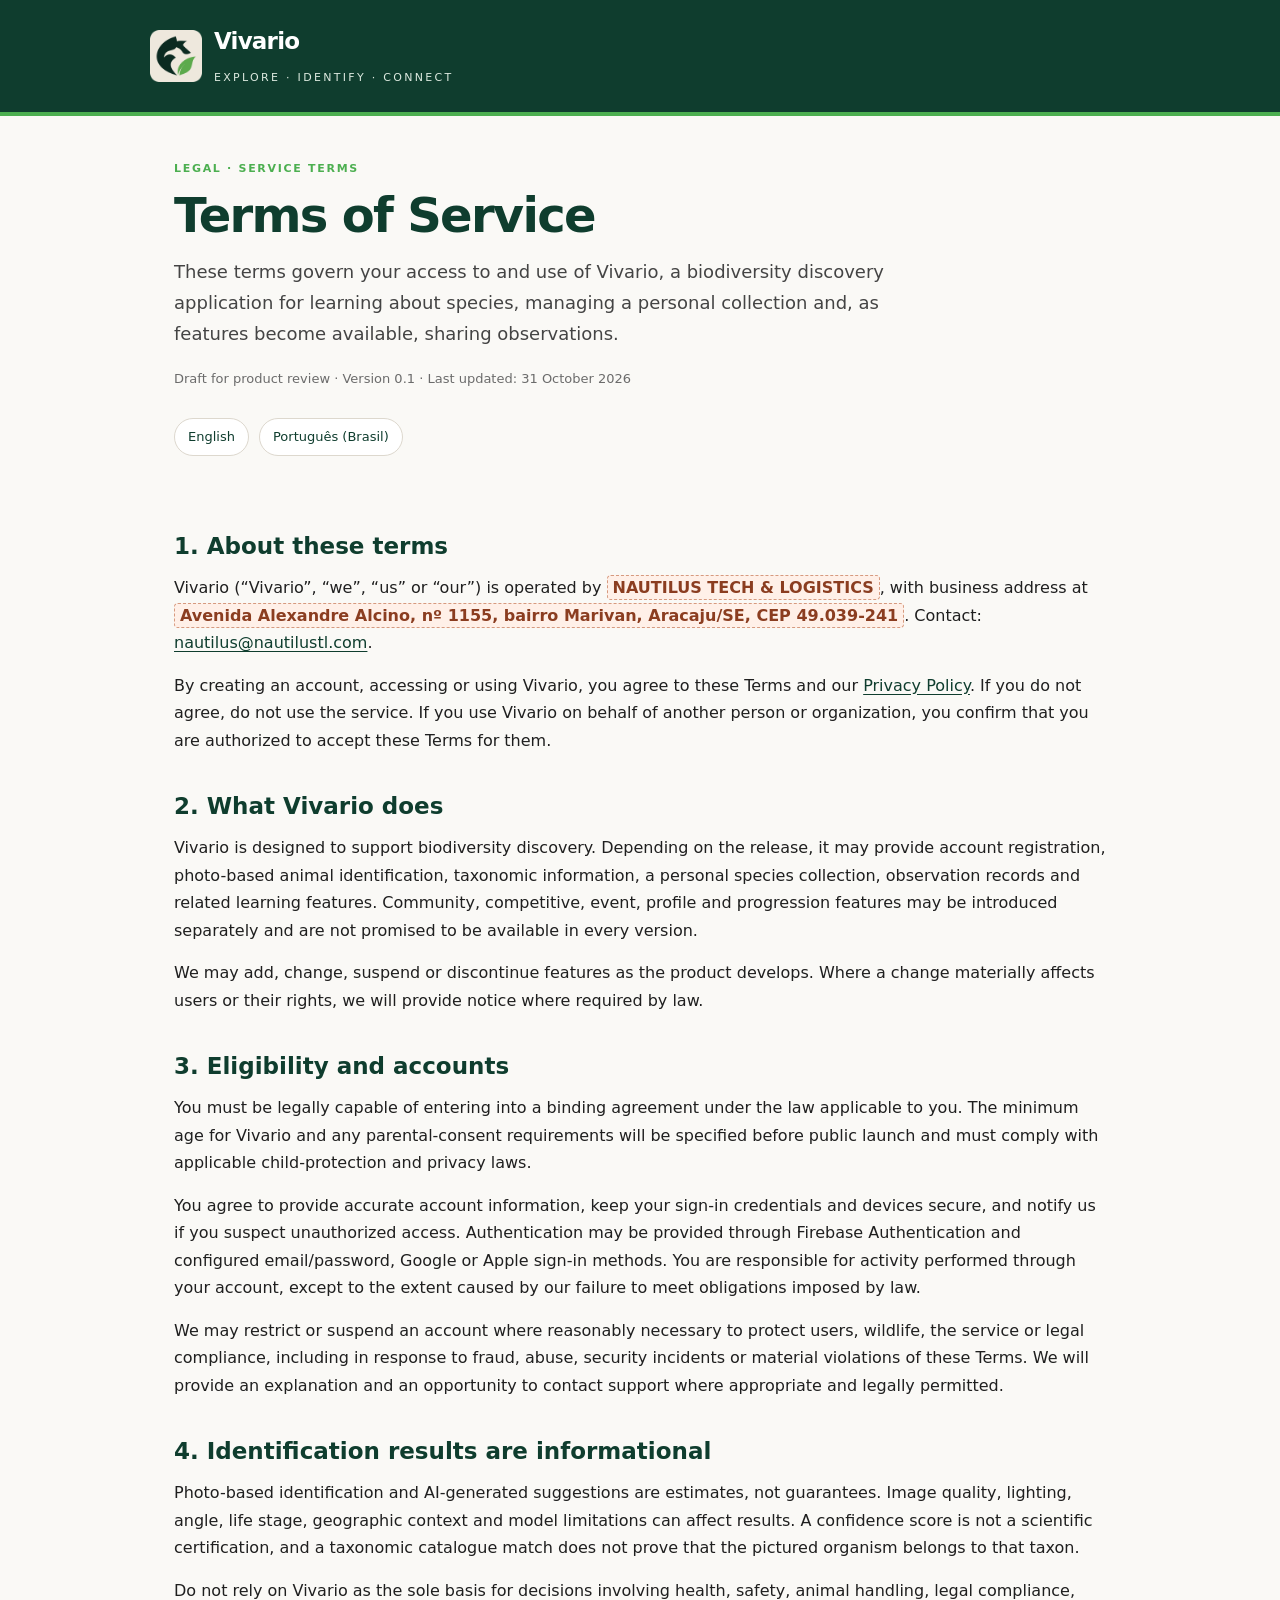
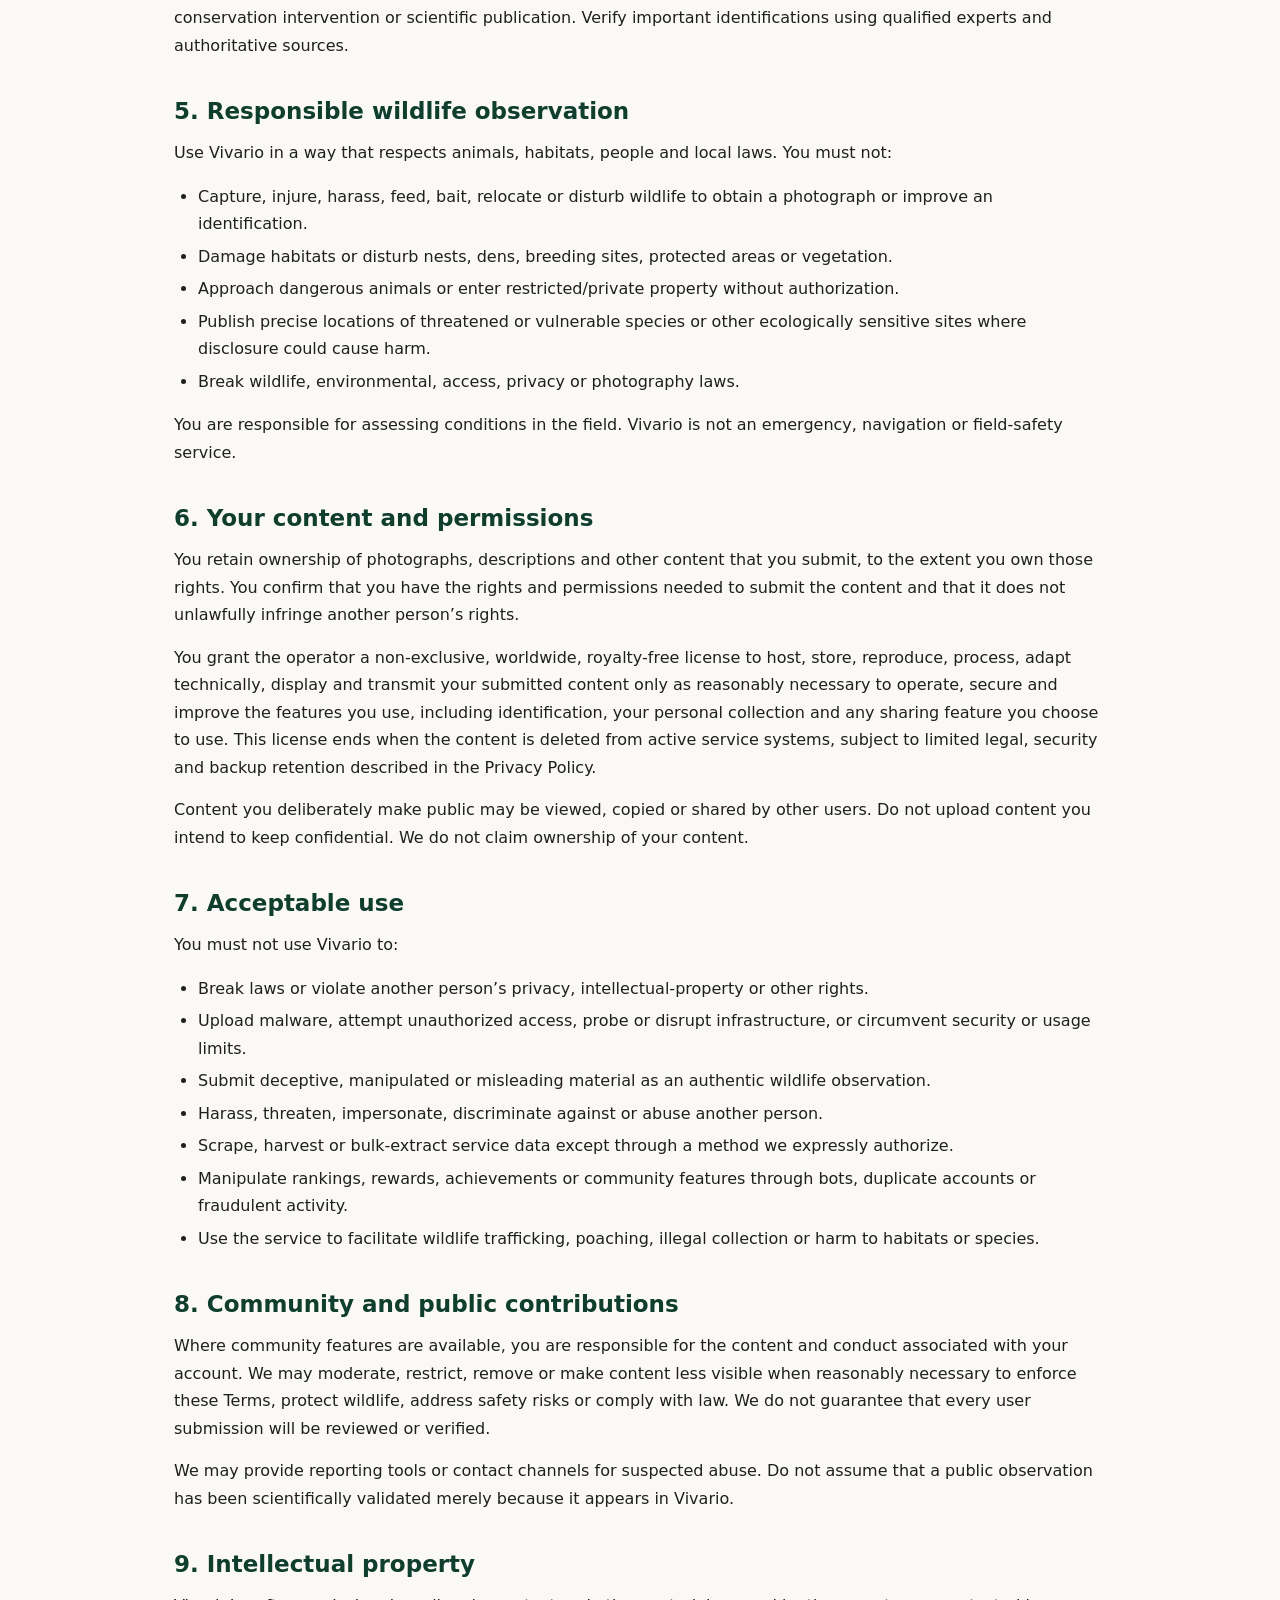
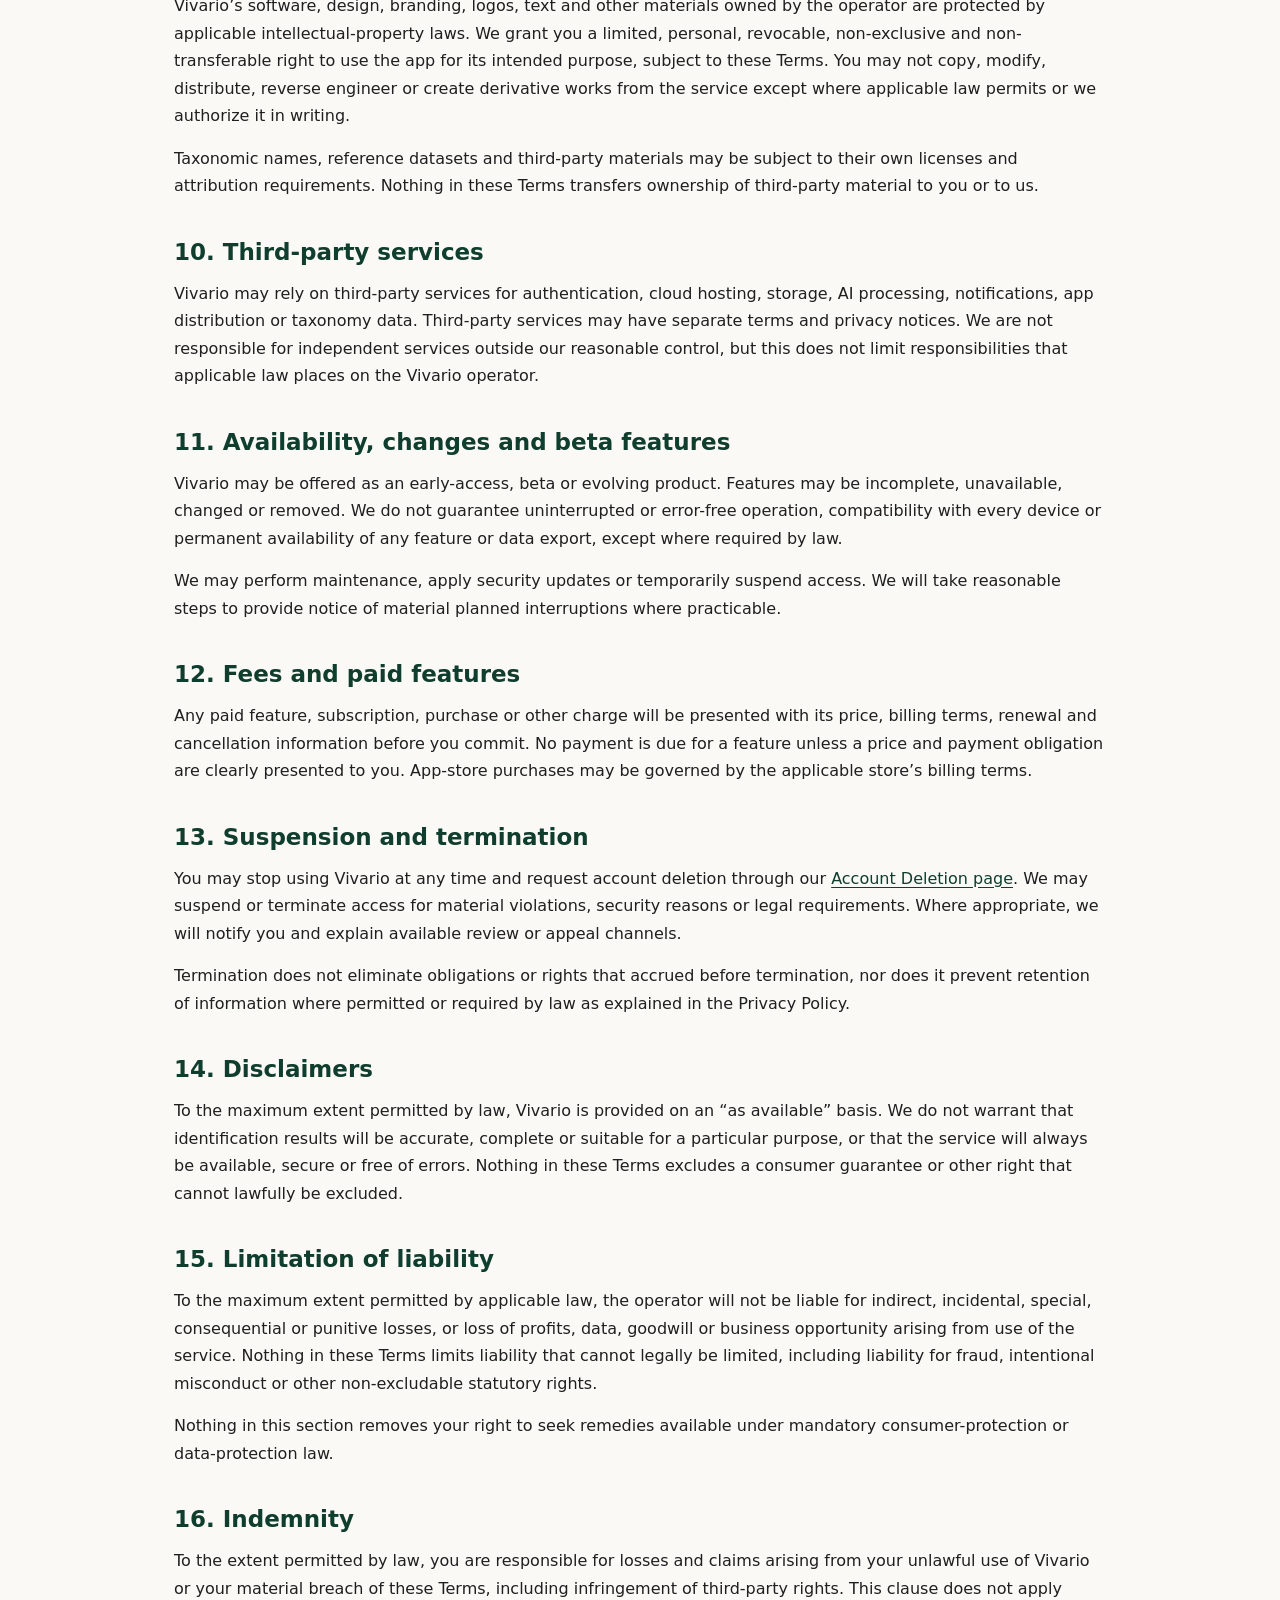
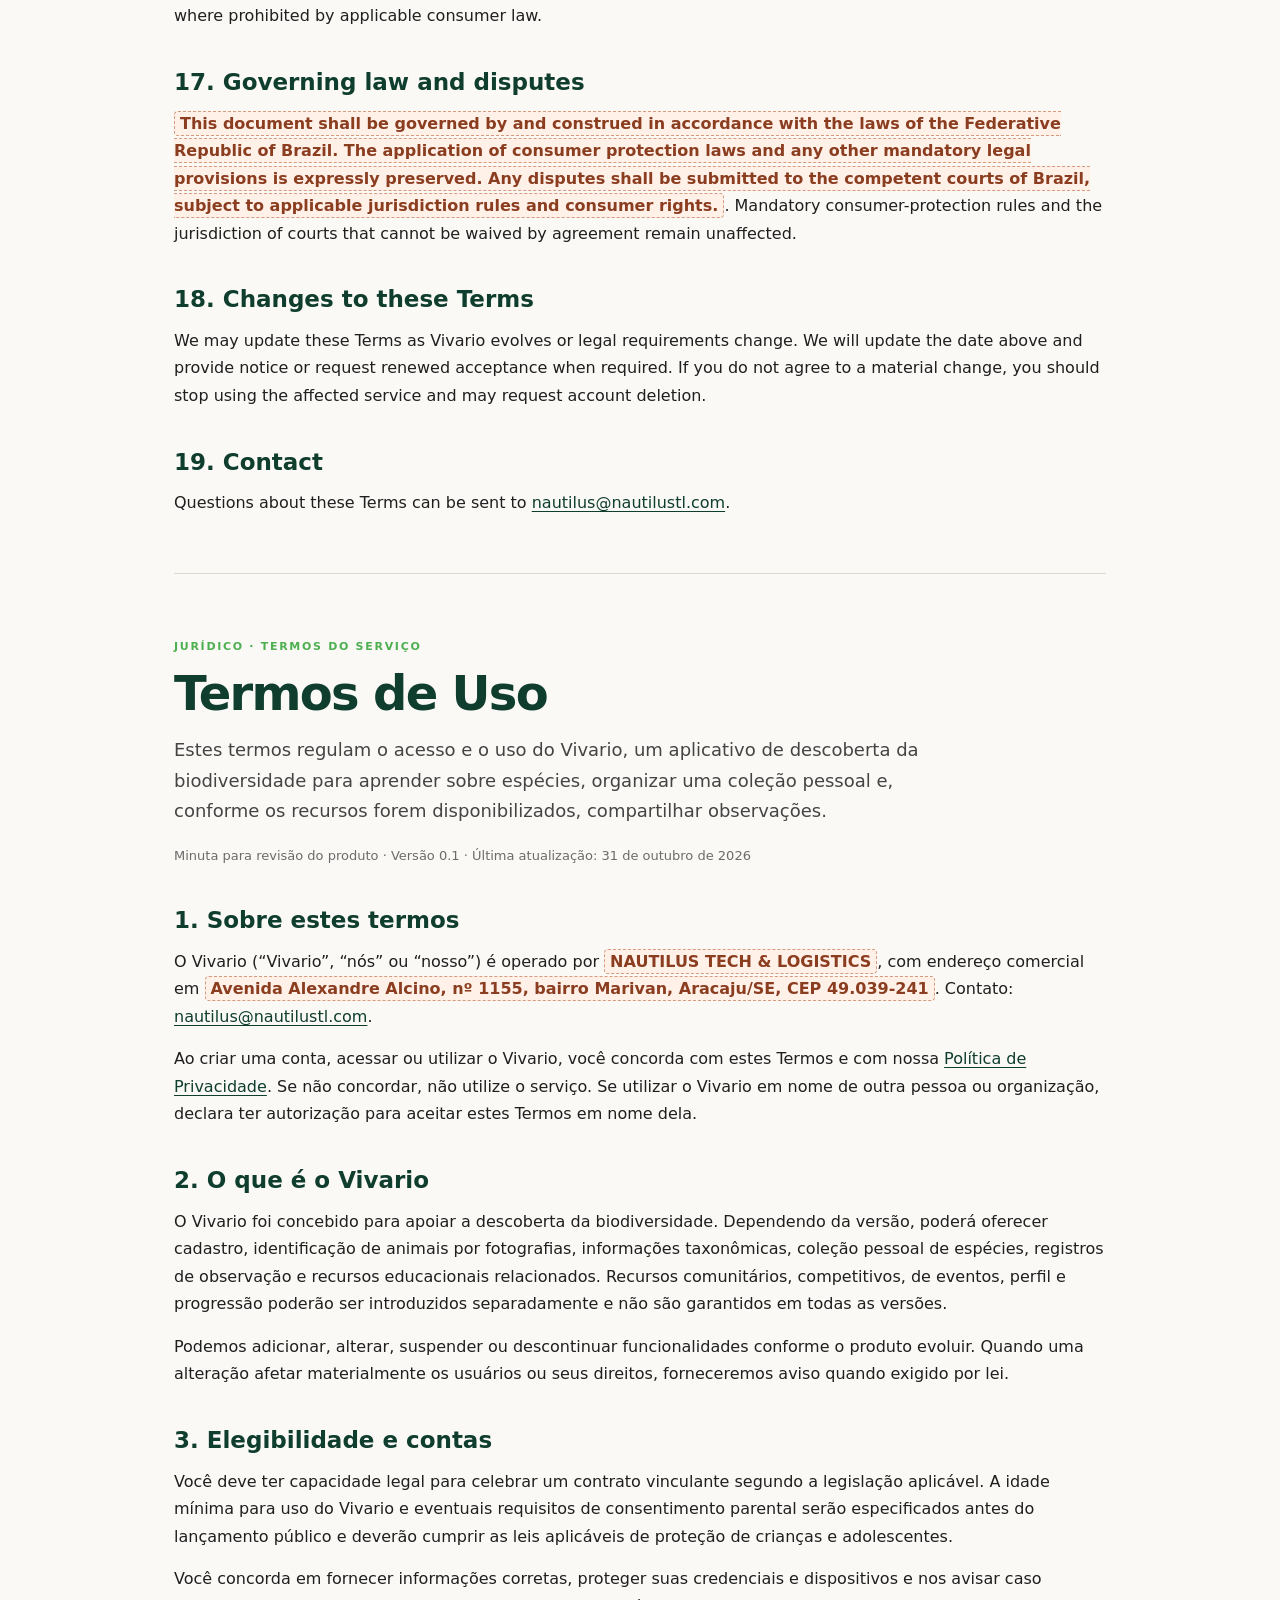
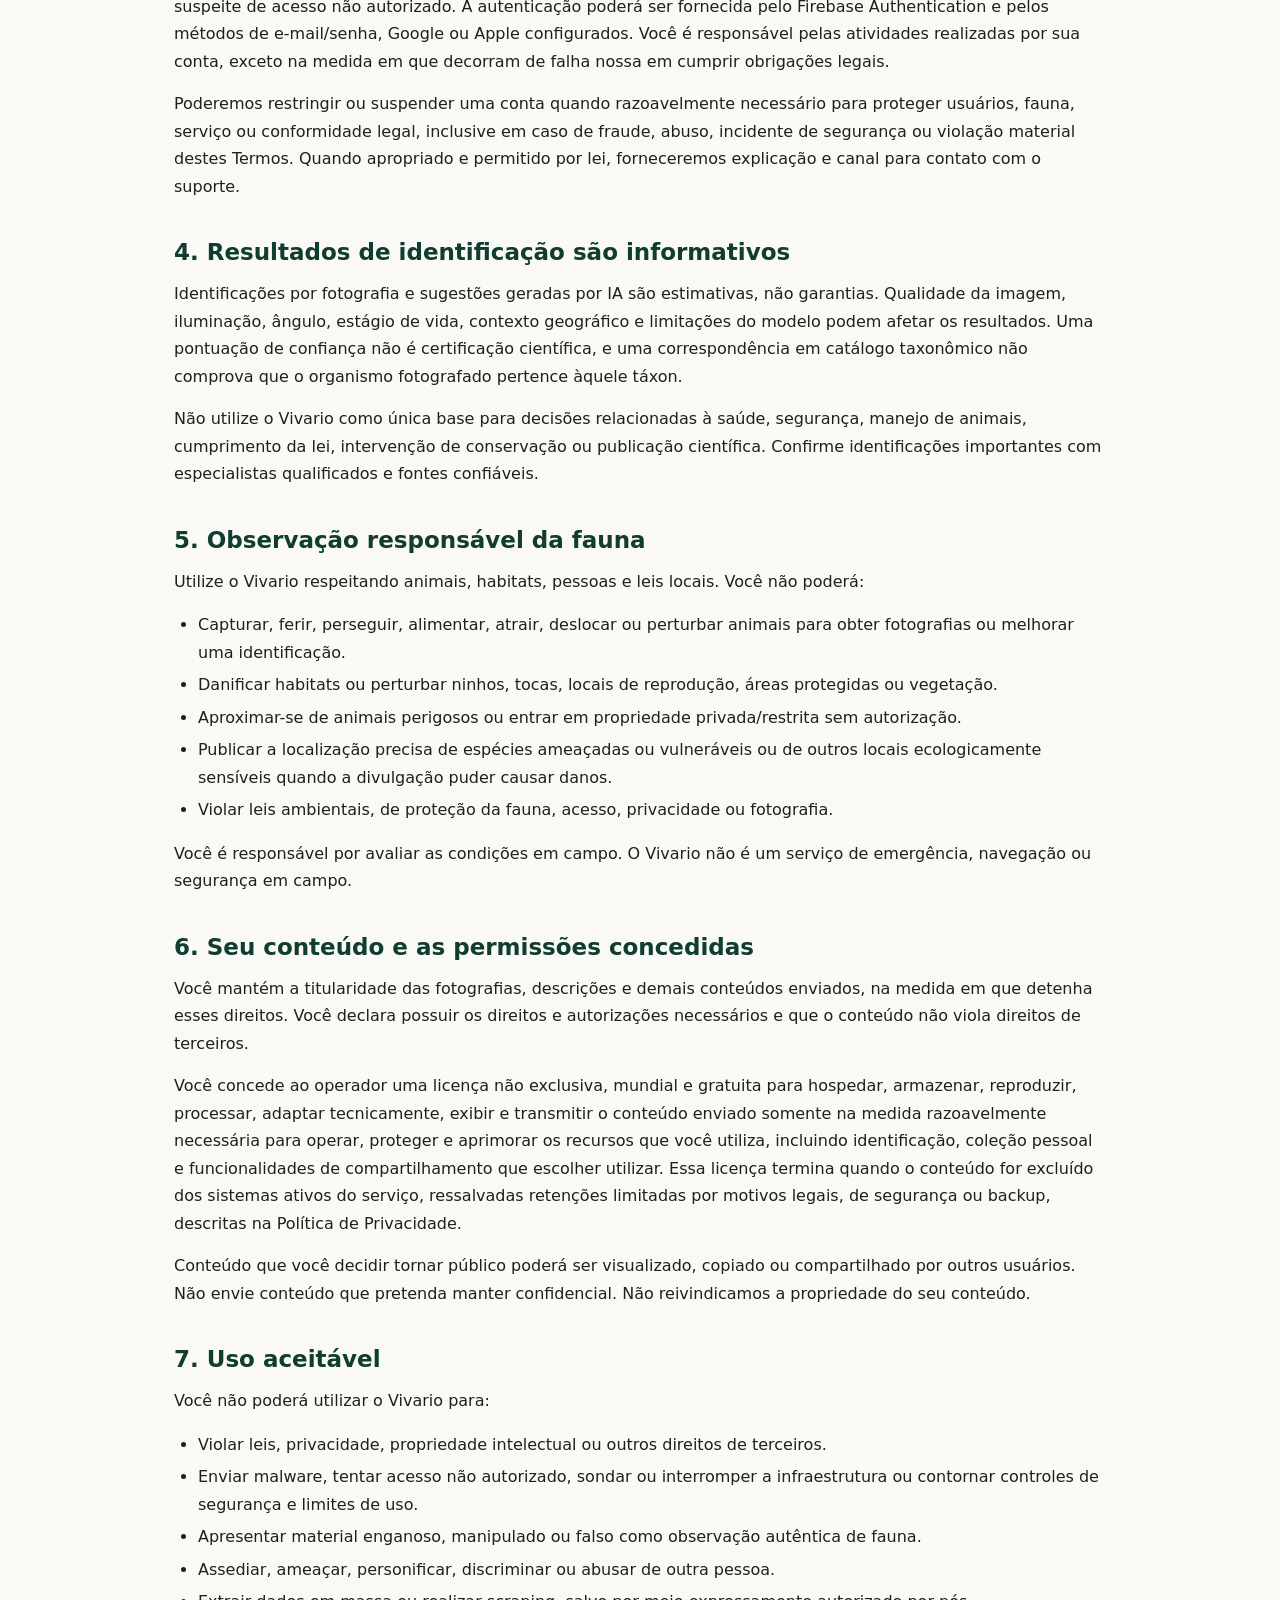
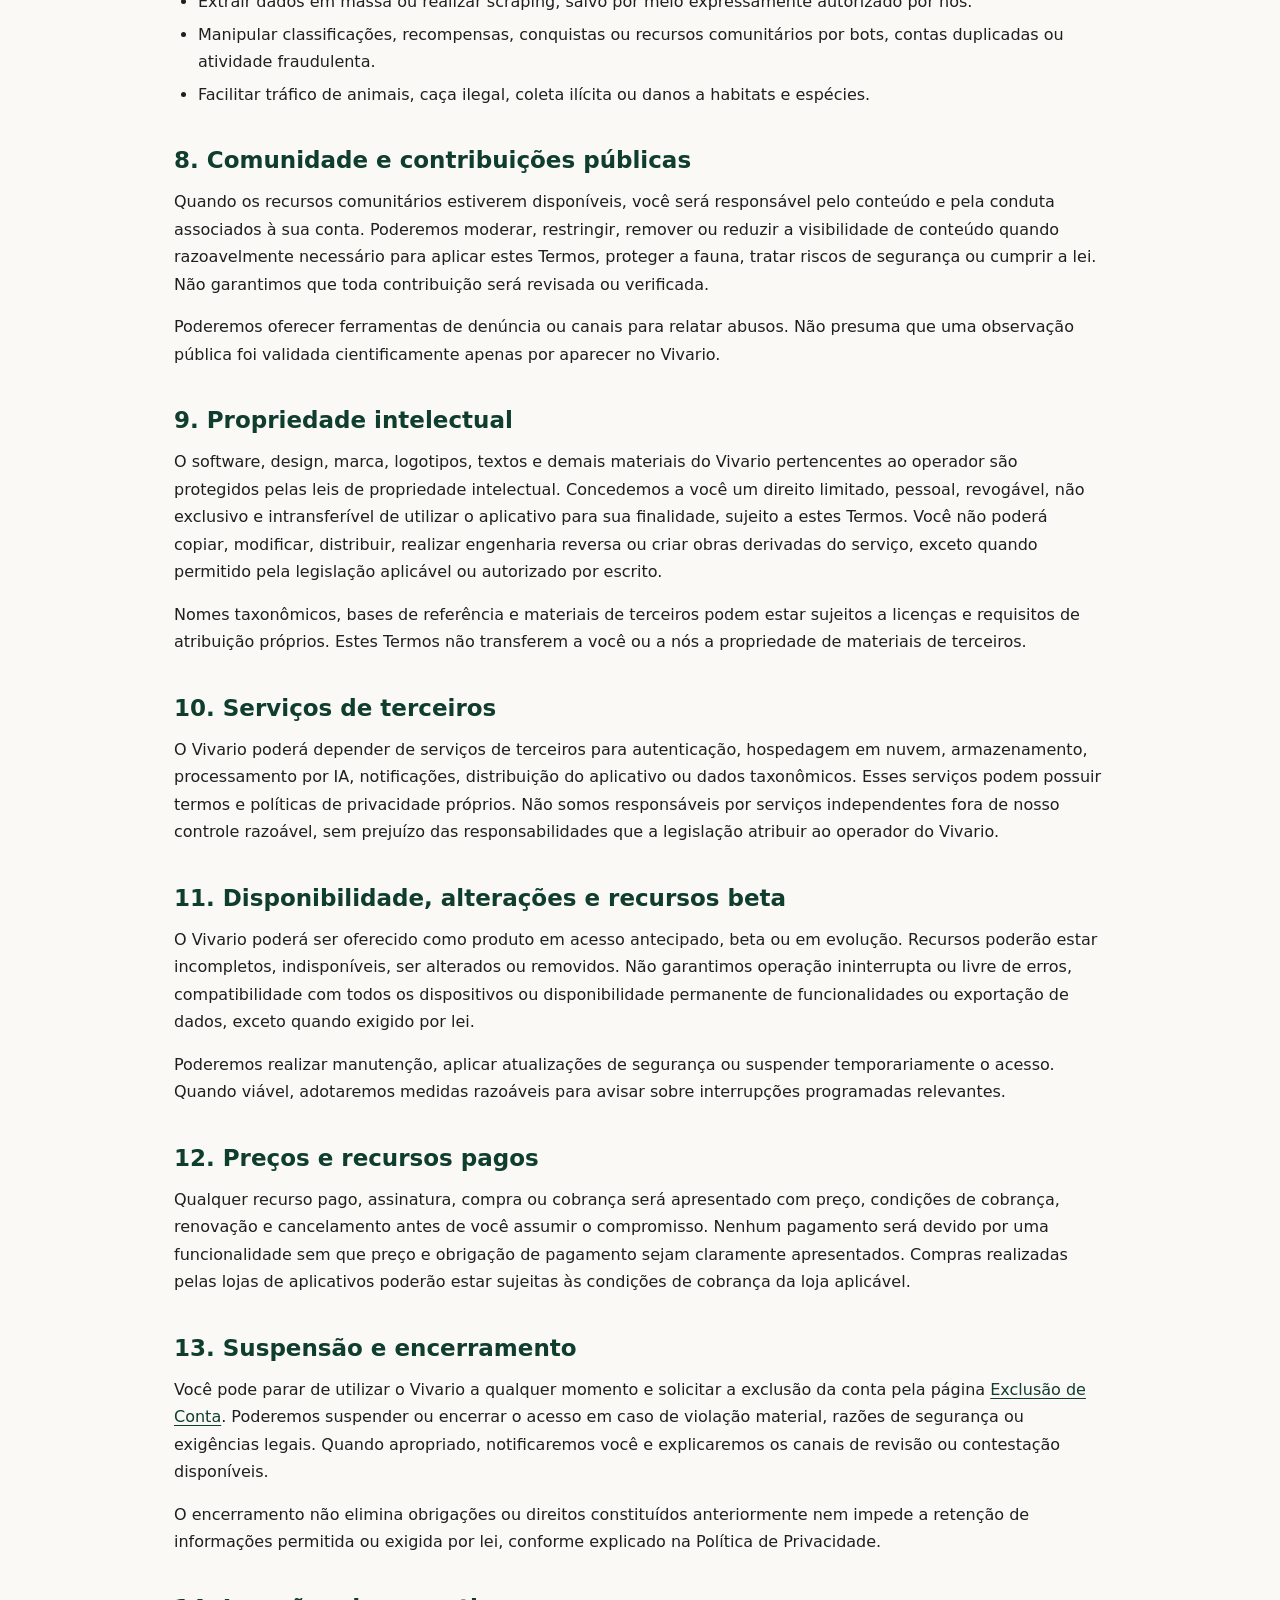
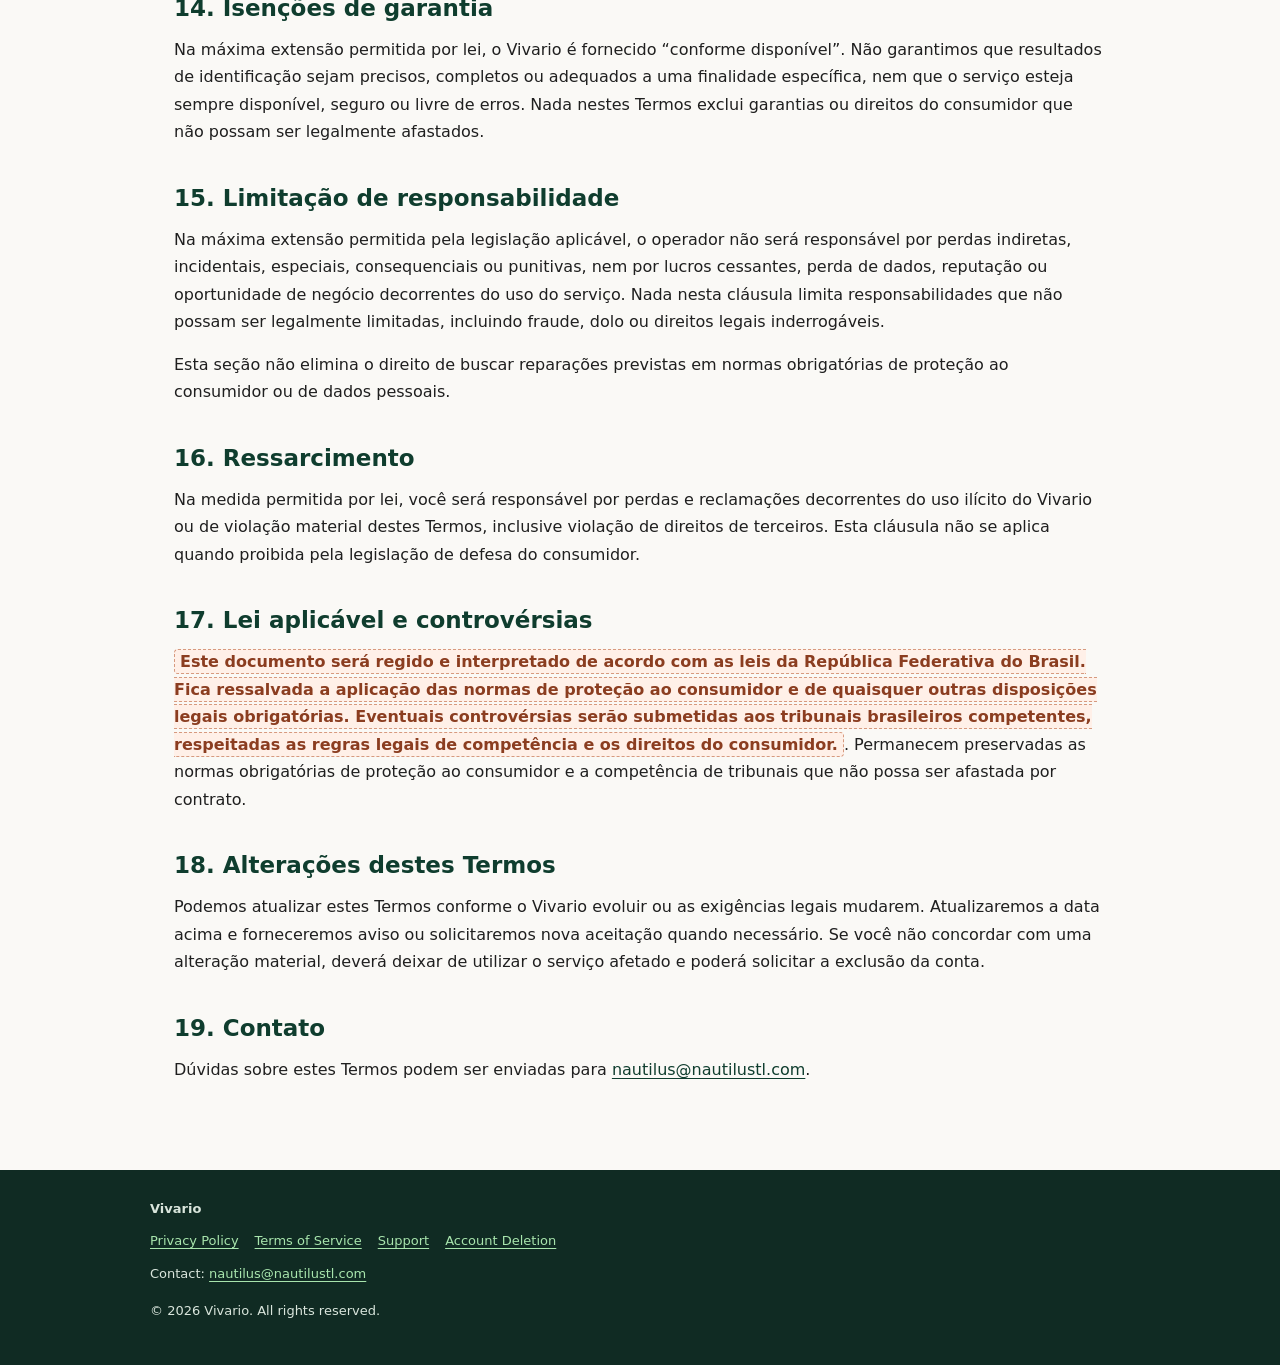
<file: terms/index.html>
<!doctype html>
<html lang="en">
<head>
  <meta charset="utf-8">
  <meta name="viewport" content="width=device-width, initial-scale=1">
  <meta name="description" content="Vivario terms governing use of the biodiversity discovery application.">
  <meta name="robots" content="index,follow">
  <title>Terms of Service | Vivario</title>
  <link rel="icon" type="image/png" href="../assets/icon.png">
  <link rel="stylesheet" href="../assets/style.css">

</head>
<body>
<header class="site-header"><div class="header-inner">
  <a class="brand" href="../" aria-label="Vivario home">
    <img class="brand-icon" src="../assets/icon.png" alt="Vivario">
    <span><span class="brand-name">Vivario</span><br><span class="tagline">Explore · Identify · Connect</span></span>
  </a>
</div></header>
<main>

<div class="eyebrow">Legal · Service terms</div>
<h1>Terms of Service</h1>
<p class="lead">These terms govern your access to and use of Vivario, a biodiversity discovery application for learning about species, managing a personal collection and, as features become available, sharing observations.</p>
<p class="meta">Draft for product review · Version 0.1 · Last updated: 31 October 2026</p>
<nav class="lang-nav"><a href="#english">English</a><a href="#portugues">Português (Brasil)</a></nav>
<section id="english" class="doc-section">
<h2>1. About these terms</h2>
<p>Vivario (“Vivario”, “we”, “us” or “our”) is operated by <span class="placeholder">NAUTILUS TECH & LOGISTICS</span>, with business address at <span class="placeholder">Avenida Alexandre Alcino, nº 1155, bairro Marivan, Aracaju/SE, CEP 49.039-241</span>. Contact: <a href="mailto:nautilus@nautilustl.com">nautilus@nautilustl.com</a>.</p>
<p>By creating an account, accessing or using Vivario, you agree to these Terms and our <a href="../privacy/">Privacy Policy</a>. If you do not agree, do not use the service. If you use Vivario on behalf of another person or organization, you confirm that you are authorized to accept these Terms for them.</p>

<h2>2. What Vivario does</h2>
<p>Vivario is designed to support biodiversity discovery. Depending on the release, it may provide account registration, photo-based animal identification, taxonomic information, a personal species collection, observation records and related learning features. Community, competitive, event, profile and progression features may be introduced separately and are not promised to be available in every version.</p>
<p>We may add, change, suspend or discontinue features as the product develops. Where a change materially affects users or their rights, we will provide notice where required by law.</p>

<h2>3. Eligibility and accounts</h2>
<p>You must be legally capable of entering into a binding agreement under the law applicable to you. The minimum age for Vivario and any parental-consent requirements will be specified before public launch and must comply with applicable child-protection and privacy laws.</p>
<p>You agree to provide accurate account information, keep your sign-in credentials and devices secure, and notify us if you suspect unauthorized access. Authentication may be provided through Firebase Authentication and configured email/password, Google or Apple sign-in methods. You are responsible for activity performed through your account, except to the extent caused by our failure to meet obligations imposed by law.</p>
<p>We may restrict or suspend an account where reasonably necessary to protect users, wildlife, the service or legal compliance, including in response to fraud, abuse, security incidents or material violations of these Terms. We will provide an explanation and an opportunity to contact support where appropriate and legally permitted.</p>

<h2>4. Identification results are informational</h2>
<p>Photo-based identification and AI-generated suggestions are estimates, not guarantees. Image quality, lighting, angle, life stage, geographic context and model limitations can affect results. A confidence score is not a scientific certification, and a taxonomic catalogue match does not prove that the pictured organism belongs to that taxon.</p>
<p>Do not rely on Vivario as the sole basis for decisions involving health, safety, animal handling, legal compliance, conservation intervention or scientific publication. Verify important identifications using qualified experts and authoritative sources.</p>

<h2>5. Responsible wildlife observation</h2>
<p>Use Vivario in a way that respects animals, habitats, people and local laws. You must not:</p>
<ul>
<li>Capture, injure, harass, feed, bait, relocate or disturb wildlife to obtain a photograph or improve an identification.</li>
<li>Damage habitats or disturb nests, dens, breeding sites, protected areas or vegetation.</li>
<li>Approach dangerous animals or enter restricted/private property without authorization.</li>
<li>Publish precise locations of threatened or vulnerable species or other ecologically sensitive sites where disclosure could cause harm.</li>
<li>Break wildlife, environmental, access, privacy or photography laws.</li>
</ul>
<p>You are responsible for assessing conditions in the field. Vivario is not an emergency, navigation or field-safety service.</p>

<h2>6. Your content and permissions</h2>
<p>You retain ownership of photographs, descriptions and other content that you submit, to the extent you own those rights. You confirm that you have the rights and permissions needed to submit the content and that it does not unlawfully infringe another person’s rights.</p>
<p>You grant the operator a non-exclusive, worldwide, royalty-free license to host, store, reproduce, process, adapt technically, display and transmit your submitted content only as reasonably necessary to operate, secure and improve the features you use, including identification, your personal collection and any sharing feature you choose to use. This license ends when the content is deleted from active service systems, subject to limited legal, security and backup retention described in the Privacy Policy.</p>
<p>Content you deliberately make public may be viewed, copied or shared by other users. Do not upload content you intend to keep confidential. We do not claim ownership of your content.</p>

<h2>7. Acceptable use</h2>
<p>You must not use Vivario to:</p>
<ul>
<li>Break laws or violate another person’s privacy, intellectual-property or other rights.</li>
<li>Upload malware, attempt unauthorized access, probe or disrupt infrastructure, or circumvent security or usage limits.</li>
<li>Submit deceptive, manipulated or misleading material as an authentic wildlife observation.</li>
<li>Harass, threaten, impersonate, discriminate against or abuse another person.</li>
<li>Scrape, harvest or bulk-extract service data except through a method we expressly authorize.</li>
<li>Manipulate rankings, rewards, achievements or community features through bots, duplicate accounts or fraudulent activity.</li>
<li>Use the service to facilitate wildlife trafficking, poaching, illegal collection or harm to habitats or species.</li>
</ul>

<h2>8. Community and public contributions</h2>
<p>Where community features are available, you are responsible for the content and conduct associated with your account. We may moderate, restrict, remove or make content less visible when reasonably necessary to enforce these Terms, protect wildlife, address safety risks or comply with law. We do not guarantee that every user submission will be reviewed or verified.</p>
<p>We may provide reporting tools or contact channels for suspected abuse. Do not assume that a public observation has been scientifically validated merely because it appears in Vivario.</p>

<h2>9. Intellectual property</h2>
<p>Vivario’s software, design, branding, logos, text and other materials owned by the operator are protected by applicable intellectual-property laws. We grant you a limited, personal, revocable, non-exclusive and non-transferable right to use the app for its intended purpose, subject to these Terms. You may not copy, modify, distribute, reverse engineer or create derivative works from the service except where applicable law permits or we authorize it in writing.</p>
<p>Taxonomic names, reference datasets and third-party materials may be subject to their own licenses and attribution requirements. Nothing in these Terms transfers ownership of third-party material to you or to us.</p>

<h2>10. Third-party services</h2>
<p>Vivario may rely on third-party services for authentication, cloud hosting, storage, AI processing, notifications, app distribution or taxonomy data. Third-party services may have separate terms and privacy notices. We are not responsible for independent services outside our reasonable control, but this does not limit responsibilities that applicable law places on the Vivario operator.</p>

<h2>11. Availability, changes and beta features</h2>
<p>Vivario may be offered as an early-access, beta or evolving product. Features may be incomplete, unavailable, changed or removed. We do not guarantee uninterrupted or error-free operation, compatibility with every device or permanent availability of any feature or data export, except where required by law.</p>
<p>We may perform maintenance, apply security updates or temporarily suspend access. We will take reasonable steps to provide notice of material planned interruptions where practicable.</p>

<h2>12. Fees and paid features</h2>
<p>Any paid feature, subscription, purchase or other charge will be presented with its price, billing terms, renewal and cancellation information before you commit. No payment is due for a feature unless a price and payment obligation are clearly presented to you. App-store purchases may be governed by the applicable store’s billing terms.</p>

<h2>13. Suspension and termination</h2>
<p>You may stop using Vivario at any time and request account deletion through our <a href="../delete-account/">Account Deletion page</a>. We may suspend or terminate access for material violations, security reasons or legal requirements. Where appropriate, we will notify you and explain available review or appeal channels.</p>
<p>Termination does not eliminate obligations or rights that accrued before termination, nor does it prevent retention of information where permitted or required by law as explained in the Privacy Policy.</p>

<h2>14. Disclaimers</h2>
<p>To the maximum extent permitted by law, Vivario is provided on an “as available” basis. We do not warrant that identification results will be accurate, complete or suitable for a particular purpose, or that the service will always be available, secure or free of errors. Nothing in these Terms excludes a consumer guarantee or other right that cannot lawfully be excluded.</p>

<h2>15. Limitation of liability</h2>
<p>To the maximum extent permitted by applicable law, the operator will not be liable for indirect, incidental, special, consequential or punitive losses, or loss of profits, data, goodwill or business opportunity arising from use of the service. Nothing in these Terms limits liability that cannot legally be limited, including liability for fraud, intentional misconduct or other non-excludable statutory rights.</p>
<p>Nothing in this section removes your right to seek remedies available under mandatory consumer-protection or data-protection law.</p>

<h2>16. Indemnity</h2>
<p>To the extent permitted by law, you are responsible for losses and claims arising from your unlawful use of Vivario or your material breach of these Terms, including infringement of third-party rights. This clause does not apply where prohibited by applicable consumer law.</p>

<h2>17. Governing law and disputes</h2>
<p><span class="placeholder">This document shall be governed by and construed in accordance with the laws of the Federative Republic of Brazil. The application of consumer protection laws and any other mandatory legal provisions is expressly preserved. Any disputes shall be submitted to the competent courts of Brazil, subject to applicable jurisdiction rules and consumer rights.</span>. Mandatory consumer-protection rules and the jurisdiction of courts that cannot be waived by agreement remain unaffected.</p>

<h2>18. Changes to these Terms</h2>
<p>We may update these Terms as Vivario evolves or legal requirements change. We will update the date above and provide notice or request renewed acceptance when required. If you do not agree to a material change, you should stop using the affected service and may request account deletion.</p>

<h2>19. Contact</h2>
<p>Questions about these Terms can be sent to <a href="mailto:nautilus@nautilustl.com">nautilus@nautilustl.com</a>.</p>
</section>
<hr class="lang-divider">
<section id="portugues" class="doc-section" lang="pt-BR">
<div class="eyebrow">Jurídico · Termos do serviço</div>
<h1>Termos de Uso</h1>
<p class="lead">Estes termos regulam o acesso e o uso do Vivario, um aplicativo de descoberta da biodiversidade para aprender sobre espécies, organizar uma coleção pessoal e, conforme os recursos forem disponibilizados, compartilhar observações.</p>
<p class="meta">Minuta para revisão do produto · Versão 0.1 · Última atualização: 31 de outubro de 2026</p>

<h2>1. Sobre estes termos</h2>
<p>O Vivario (“Vivario”, “nós” ou “nosso”) é operado por <span class="placeholder">NAUTILUS TECH & LOGISTICS</span>, com endereço comercial em <span class="placeholder">Avenida Alexandre Alcino, nº 1155, bairro Marivan, Aracaju/SE, CEP 49.039-241</span>. Contato: <a href="mailto:nautilus@nautilustl.com">nautilus@nautilustl.com</a>.</p>
<p>Ao criar uma conta, acessar ou utilizar o Vivario, você concorda com estes Termos e com nossa <a href="../privacy/">Política de Privacidade</a>. Se não concordar, não utilize o serviço. Se utilizar o Vivario em nome de outra pessoa ou organização, declara ter autorização para aceitar estes Termos em nome dela.</p>

<h2>2. O que é o Vivario</h2>
<p>O Vivario foi concebido para apoiar a descoberta da biodiversidade. Dependendo da versão, poderá oferecer cadastro, identificação de animais por fotografias, informações taxonômicas, coleção pessoal de espécies, registros de observação e recursos educacionais relacionados. Recursos comunitários, competitivos, de eventos, perfil e progressão poderão ser introduzidos separadamente e não são garantidos em todas as versões.</p>
<p>Podemos adicionar, alterar, suspender ou descontinuar funcionalidades conforme o produto evoluir. Quando uma alteração afetar materialmente os usuários ou seus direitos, forneceremos aviso quando exigido por lei.</p>

<h2>3. Elegibilidade e contas</h2>
<p>Você deve ter capacidade legal para celebrar um contrato vinculante segundo a legislação aplicável. A idade mínima para uso do Vivario e eventuais requisitos de consentimento parental serão especificados antes do lançamento público e deverão cumprir as leis aplicáveis de proteção de crianças e adolescentes.</p>
<p>Você concorda em fornecer informações corretas, proteger suas credenciais e dispositivos e nos avisar caso suspeite de acesso não autorizado. A autenticação poderá ser fornecida pelo Firebase Authentication e pelos métodos de e-mail/senha, Google ou Apple configurados. Você é responsável pelas atividades realizadas por sua conta, exceto na medida em que decorram de falha nossa em cumprir obrigações legais.</p>
<p>Poderemos restringir ou suspender uma conta quando razoavelmente necessário para proteger usuários, fauna, serviço ou conformidade legal, inclusive em caso de fraude, abuso, incidente de segurança ou violação material destes Termos. Quando apropriado e permitido por lei, forneceremos explicação e canal para contato com o suporte.</p>

<h2>4. Resultados de identificação são informativos</h2>
<p>Identificações por fotografia e sugestões geradas por IA são estimativas, não garantias. Qualidade da imagem, iluminação, ângulo, estágio de vida, contexto geográfico e limitações do modelo podem afetar os resultados. Uma pontuação de confiança não é certificação científica, e uma correspondência em catálogo taxonômico não comprova que o organismo fotografado pertence àquele táxon.</p>
<p>Não utilize o Vivario como única base para decisões relacionadas à saúde, segurança, manejo de animais, cumprimento da lei, intervenção de conservação ou publicação científica. Confirme identificações importantes com especialistas qualificados e fontes confiáveis.</p>

<h2>5. Observação responsável da fauna</h2>
<p>Utilize o Vivario respeitando animais, habitats, pessoas e leis locais. Você não poderá:</p>
<ul>
<li>Capturar, ferir, perseguir, alimentar, atrair, deslocar ou perturbar animais para obter fotografias ou melhorar uma identificação.</li>
<li>Danificar habitats ou perturbar ninhos, tocas, locais de reprodução, áreas protegidas ou vegetação.</li>
<li>Aproximar-se de animais perigosos ou entrar em propriedade privada/restrita sem autorização.</li>
<li>Publicar a localização precisa de espécies ameaçadas ou vulneráveis ou de outros locais ecologicamente sensíveis quando a divulgação puder causar danos.</li>
<li>Violar leis ambientais, de proteção da fauna, acesso, privacidade ou fotografia.</li>
</ul>
<p>Você é responsável por avaliar as condições em campo. O Vivario não é um serviço de emergência, navegação ou segurança em campo.</p>

<h2>6. Seu conteúdo e as permissões concedidas</h2>
<p>Você mantém a titularidade das fotografias, descrições e demais conteúdos enviados, na medida em que detenha esses direitos. Você declara possuir os direitos e autorizações necessários e que o conteúdo não viola direitos de terceiros.</p>
<p>Você concede ao operador uma licença não exclusiva, mundial e gratuita para hospedar, armazenar, reproduzir, processar, adaptar tecnicamente, exibir e transmitir o conteúdo enviado somente na medida razoavelmente necessária para operar, proteger e aprimorar os recursos que você utiliza, incluindo identificação, coleção pessoal e funcionalidades de compartilhamento que escolher utilizar. Essa licença termina quando o conteúdo for excluído dos sistemas ativos do serviço, ressalvadas retenções limitadas por motivos legais, de segurança ou backup, descritas na Política de Privacidade.</p>
<p>Conteúdo que você decidir tornar público poderá ser visualizado, copiado ou compartilhado por outros usuários. Não envie conteúdo que pretenda manter confidencial. Não reivindicamos a propriedade do seu conteúdo.</p>

<h2>7. Uso aceitável</h2>
<p>Você não poderá utilizar o Vivario para:</p>
<ul>
<li>Violar leis, privacidade, propriedade intelectual ou outros direitos de terceiros.</li>
<li>Enviar malware, tentar acesso não autorizado, sondar ou interromper a infraestrutura ou contornar controles de segurança e limites de uso.</li>
<li>Apresentar material enganoso, manipulado ou falso como observação autêntica de fauna.</li>
<li>Assediar, ameaçar, personificar, discriminar ou abusar de outra pessoa.</li>
<li>Extrair dados em massa ou realizar scraping, salvo por meio expressamente autorizado por nós.</li>
<li>Manipular classificações, recompensas, conquistas ou recursos comunitários por bots, contas duplicadas ou atividade fraudulenta.</li>
<li>Facilitar tráfico de animais, caça ilegal, coleta ilícita ou danos a habitats e espécies.</li>
</ul>

<h2>8. Comunidade e contribuições públicas</h2>
<p>Quando os recursos comunitários estiverem disponíveis, você será responsável pelo conteúdo e pela conduta associados à sua conta. Poderemos moderar, restringir, remover ou reduzir a visibilidade de conteúdo quando razoavelmente necessário para aplicar estes Termos, proteger a fauna, tratar riscos de segurança ou cumprir a lei. Não garantimos que toda contribuição será revisada ou verificada.</p>
<p>Poderemos oferecer ferramentas de denúncia ou canais para relatar abusos. Não presuma que uma observação pública foi validada cientificamente apenas por aparecer no Vivario.</p>

<h2>9. Propriedade intelectual</h2>
<p>O software, design, marca, logotipos, textos e demais materiais do Vivario pertencentes ao operador são protegidos pelas leis de propriedade intelectual. Concedemos a você um direito limitado, pessoal, revogável, não exclusivo e intransferível de utilizar o aplicativo para sua finalidade, sujeito a estes Termos. Você não poderá copiar, modificar, distribuir, realizar engenharia reversa ou criar obras derivadas do serviço, exceto quando permitido pela legislação aplicável ou autorizado por escrito.</p>
<p>Nomes taxonômicos, bases de referência e materiais de terceiros podem estar sujeitos a licenças e requisitos de atribuição próprios. Estes Termos não transferem a você ou a nós a propriedade de materiais de terceiros.</p>

<h2>10. Serviços de terceiros</h2>
<p>O Vivario poderá depender de serviços de terceiros para autenticação, hospedagem em nuvem, armazenamento, processamento por IA, notificações, distribuição do aplicativo ou dados taxonômicos. Esses serviços podem possuir termos e políticas de privacidade próprios. Não somos responsáveis por serviços independentes fora de nosso controle razoável, sem prejuízo das responsabilidades que a legislação atribuir ao operador do Vivario.</p>

<h2>11. Disponibilidade, alterações e recursos beta</h2>
<p>O Vivario poderá ser oferecido como produto em acesso antecipado, beta ou em evolução. Recursos poderão estar incompletos, indisponíveis, ser alterados ou removidos. Não garantimos operação ininterrupta ou livre de erros, compatibilidade com todos os dispositivos ou disponibilidade permanente de funcionalidades ou exportação de dados, exceto quando exigido por lei.</p>
<p>Poderemos realizar manutenção, aplicar atualizações de segurança ou suspender temporariamente o acesso. Quando viável, adotaremos medidas razoáveis para avisar sobre interrupções programadas relevantes.</p>

<h2>12. Preços e recursos pagos</h2>
<p>Qualquer recurso pago, assinatura, compra ou cobrança será apresentado com preço, condições de cobrança, renovação e cancelamento antes de você assumir o compromisso. Nenhum pagamento será devido por uma funcionalidade sem que preço e obrigação de pagamento sejam claramente apresentados. Compras realizadas pelas lojas de aplicativos poderão estar sujeitas às condições de cobrança da loja aplicável.</p>

<h2>13. Suspensão e encerramento</h2>
<p>Você pode parar de utilizar o Vivario a qualquer momento e solicitar a exclusão da conta pela página <a href="../delete-account/">Exclusão de Conta</a>. Poderemos suspender ou encerrar o acesso em caso de violação material, razões de segurança ou exigências legais. Quando apropriado, notificaremos você e explicaremos os canais de revisão ou contestação disponíveis.</p>
<p>O encerramento não elimina obrigações ou direitos constituídos anteriormente nem impede a retenção de informações permitida ou exigida por lei, conforme explicado na Política de Privacidade.</p>

<h2>14. Isenções de garantia</h2>
<p>Na máxima extensão permitida por lei, o Vivario é fornecido “conforme disponível”. Não garantimos que resultados de identificação sejam precisos, completos ou adequados a uma finalidade específica, nem que o serviço esteja sempre disponível, seguro ou livre de erros. Nada nestes Termos exclui garantias ou direitos do consumidor que não possam ser legalmente afastados.</p>

<h2>15. Limitação de responsabilidade</h2>
<p>Na máxima extensão permitida pela legislação aplicável, o operador não será responsável por perdas indiretas, incidentais, especiais, consequenciais ou punitivas, nem por lucros cessantes, perda de dados, reputação ou oportunidade de negócio decorrentes do uso do serviço. Nada nesta cláusula limita responsabilidades que não possam ser legalmente limitadas, incluindo fraude, dolo ou direitos legais inderrogáveis.</p>
<p>Esta seção não elimina o direito de buscar reparações previstas em normas obrigatórias de proteção ao consumidor ou de dados pessoais.</p>

<h2>16. Ressarcimento</h2>
<p>Na medida permitida por lei, você será responsável por perdas e reclamações decorrentes do uso ilícito do Vivario ou de violação material destes Termos, inclusive violação de direitos de terceiros. Esta cláusula não se aplica quando proibida pela legislação de defesa do consumidor.</p>

<h2>17. Lei aplicável e controvérsias</h2>
<p><span class="placeholder">Este documento será regido e interpretado de acordo com as leis da República Federativa do Brasil. Fica ressalvada a aplicação das normas de proteção ao consumidor e de quaisquer outras disposições legais obrigatórias. Eventuais controvérsias serão submetidas aos tribunais brasileiros competentes, respeitadas as regras legais de competência e os direitos do consumidor.</span>. Permanecem preservadas as normas obrigatórias de proteção ao consumidor e a competência de tribunais que não possa ser afastada por contrato.</p>

<h2>18. Alterações destes Termos</h2>
<p>Podemos atualizar estes Termos conforme o Vivario evoluir ou as exigências legais mudarem. Atualizaremos a data acima e forneceremos aviso ou solicitaremos nova aceitação quando necessário. Se você não concordar com uma alteração material, deverá deixar de utilizar o serviço afetado e poderá solicitar a exclusão da conta.</p>

<h2>19. Contato</h2>
<p>Dúvidas sobre estes Termos podem ser enviadas para <a href="mailto:nautilus@nautilustl.com">nautilus@nautilustl.com</a>.</p>
</section>

</main>
<footer class="site-footer"><div class="site-footer-inner">
  <strong>Vivario</strong>
  <div class="footer-links">
    <a href="../privacy/">Privacy Policy</a>
    <a href="../terms/">Terms of Service</a>
    <a href="../support/">Support</a>
    <a href="../delete-account/">Account Deletion</a>
  </div>
  <p>Contact: <a href="mailto:nautilus@nautilustl.com">nautilus@nautilustl.com</a></p>
  <p>© 2026 Vivario. All rights reserved.</p>
</div></footer>
</body></html>
</file>
<file: assets/style.css>
:root {
  color-scheme: light;
  --forest: #0F3D2E;
  --leaf: #4CAF50;
  --cream: #E8E1D6;
  --ink: #1F1F1F;
  --muted: #6B6B6B;
  --paper: #FAF9F6;
  --line: #DDD8CE;
  --surface: #FFFFFF;
  --warning: #FFF4D8;
}
* { box-sizing: border-box; }
html { scroll-behavior: smooth; }
body {
  margin: 0; background: var(--paper); color: var(--ink);
  font: 16px/1.72 "Poppins", "Avenir Next", Avenir, system-ui, -apple-system, sans-serif;
}
a { color: var(--forest); text-underline-offset: 3px; }
a:hover { color: #287A42; }
.site-header {
  background: var(--forest); color: white; padding: 22px 24px;
  border-bottom: 4px solid var(--leaf);
}
.header-inner, main, .site-footer-inner { max-width: 980px; margin: 0 auto; }
.brand { display: inline-flex; align-items: center; gap: 12px; color: white; text-decoration: none; }
.brand-mark {
  width: 42px; height: 42px; border-radius: 13px; display: grid; place-items: center;
  color: var(--forest); background: var(--cream); font-weight: 800; font-size: 21px;
}
.brand-icon {
  width: 52px;
  height: 52px;
  object-fit: contain;
  flex-shrink: 0;
}
.brand-name { font-size: 23px; font-weight: 750; letter-spacing: -.8px; }
.brand-name span { color: #75D47A; }
.tagline { color: #DCE9DF; font-size: 11px; letter-spacing: 2.3px; text-transform: uppercase; }
main { padding: 44px 24px 72px; }
.eyebrow { color: var(--leaf); font-weight: 750; letter-spacing: 1.7px; text-transform: uppercase; font-size: 11px; }
h1 { color: var(--forest); font-size: clamp(34px, 5vw, 48px); line-height: 1.12; letter-spacing: -1.7px; margin: 10px 0 14px; }
h2 { color: var(--forest); font-size: 23px; line-height: 1.3; margin: 38px 0 12px; }
h3 { color: var(--forest); font-size: 17px; margin: 25px 0 8px; }
p { margin: 0 0 15px; }
.lead { color: #444; font-size: 18px; max-width: 760px; }
.meta { color: var(--muted); font-size: 13px; margin: 18px 0 28px; }
.notice {
  background: var(--warning); border-left: 4px solid #C58A1B; padding: 15px 18px;
  border-radius: 0 10px 10px 0; margin: 22px 0 28px; font-size: 14px;
}
.notice strong { color: #6C4B0B; }
.lang-nav { display: flex; flex-wrap: wrap; gap: 10px; margin: 24px 0 30px; }
.lang-nav a, .pill-link {
  display: inline-block; border: 1px solid var(--line); border-radius: 999px;
  padding: 7px 13px; text-decoration: none; font-size: 13px; background: white;
}
.doc-section { padding-top: 8px; }
.lang-divider { border: 0; border-top: 1px solid var(--line); margin: 56px 0; }
ul, ol { padding-left: 24px; }
li { margin: 5px 0; }
table { width: 100%; border-collapse: collapse; margin: 18px 0 25px; font-size: 14px; }
th, td { text-align: left; vertical-align: top; padding: 12px; border: 1px solid var(--line); }
th { background: #F0EEE8; color: var(--forest); }
.card-grid { display: grid; grid-template-columns: repeat(auto-fit, minmax(220px, 1fr)); gap: 14px; margin: 24px 0; }
.card { background: var(--surface); border: 1px solid var(--line); border-radius: 14px; padding: 19px; }
.card h3 { margin-top: 0; }
.button {
  display: inline-block; background: var(--leaf); color: #102B1B; text-decoration: none;
  font-weight: 750; border-radius: 999px; padding: 12px 20px; margin: 8px 8px 8px 0;
}
.button.secondary { background: var(--forest); color: white; }
.site-footer { background: #102B23; color: #D9E5DC; padding: 28px 24px; font-size: 13px; }
.site-footer a { color: #A8E5AD; }
.footer-links { display: flex; flex-wrap: wrap; gap: 16px; margin: 10px 0; }
.small { color: var(--muted); font-size: 13px; }
.placeholder {
  color: #8B3D20; background: #FFF0E8; border: 1px dashed #D69A7F;
  padding: 2px 5px; border-radius: 4px; font-weight: 650;
}
.contact-box { background: var(--forest); color: white; border-radius: 16px; padding: 24px; margin: 28px 0; }
.contact-box h2 { color: white; margin-top: 0; }
.contact-box a { color: #A8E5AD; }
@media (max-width: 620px) {
  main { padding: 32px 18px 54px; }
  .site-header { padding: 17px 18px; }
  table { display: block; overflow-x: auto; }
}
</file>
